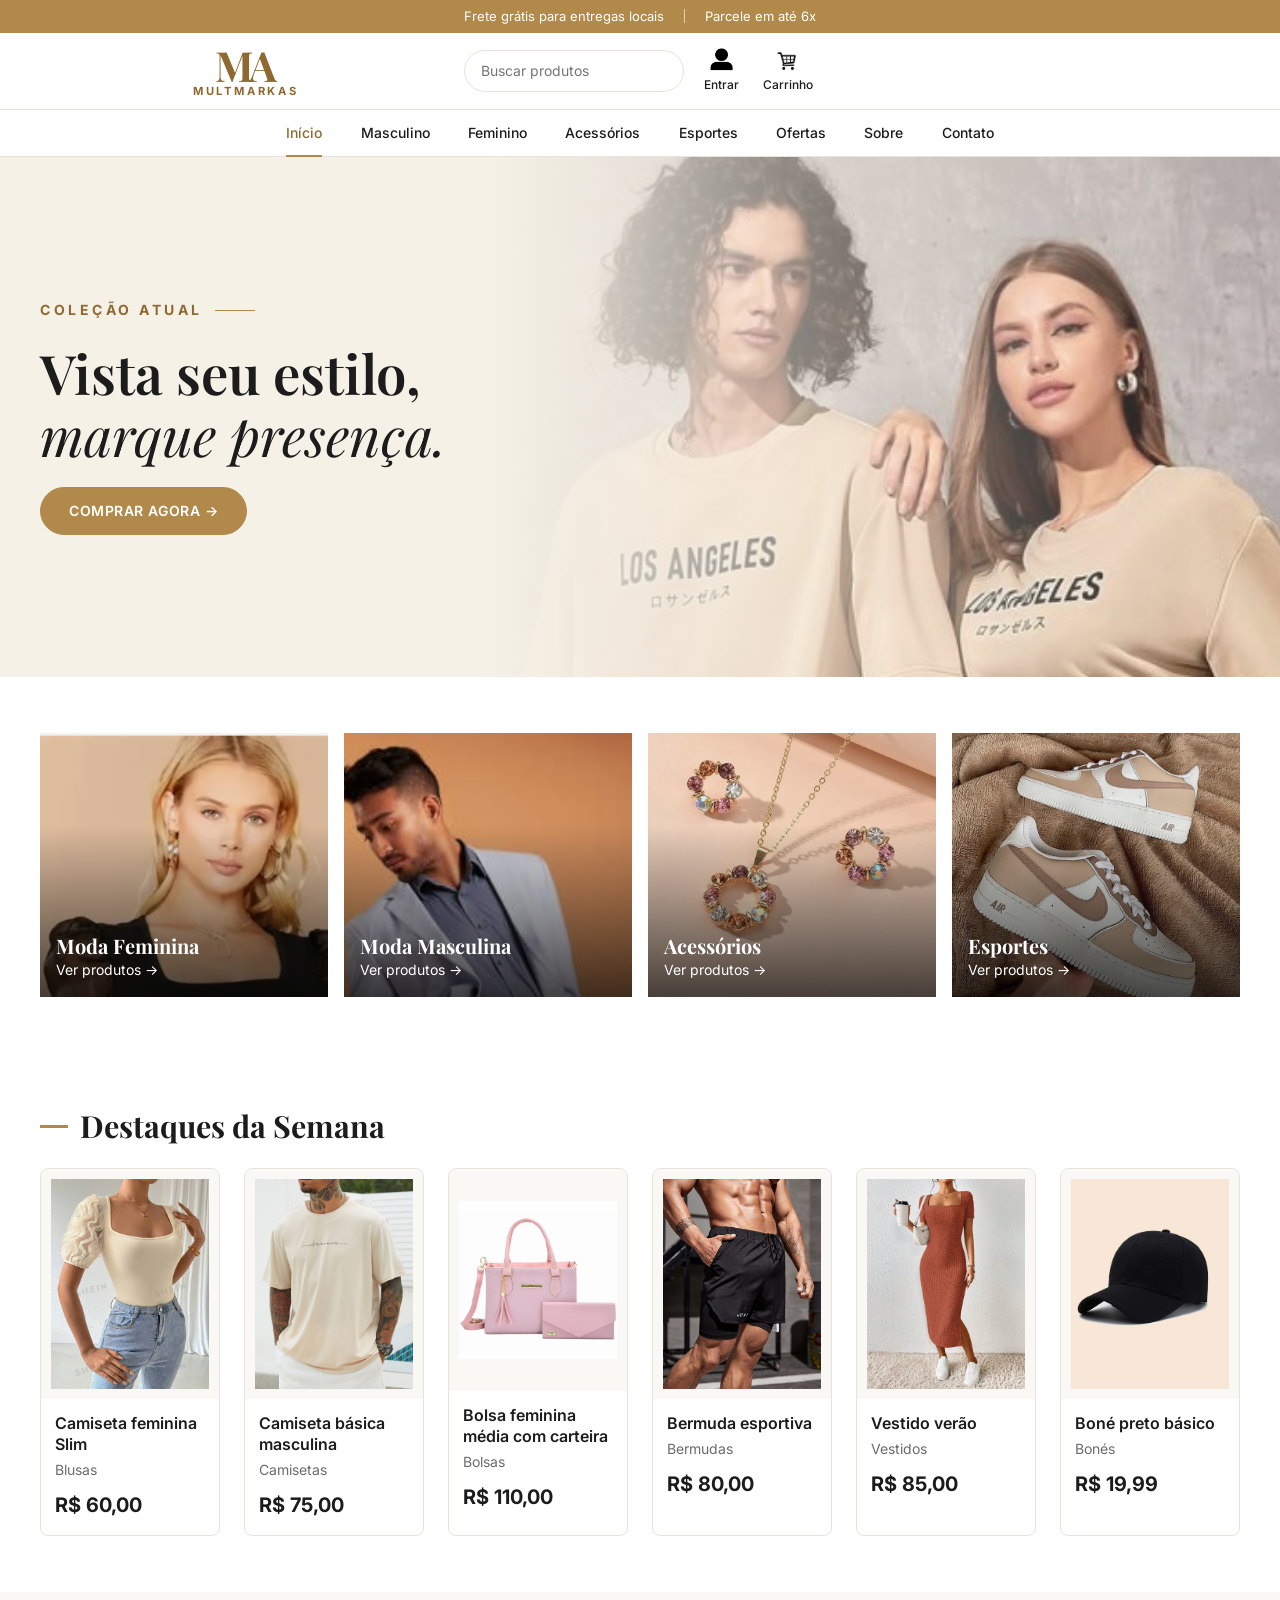
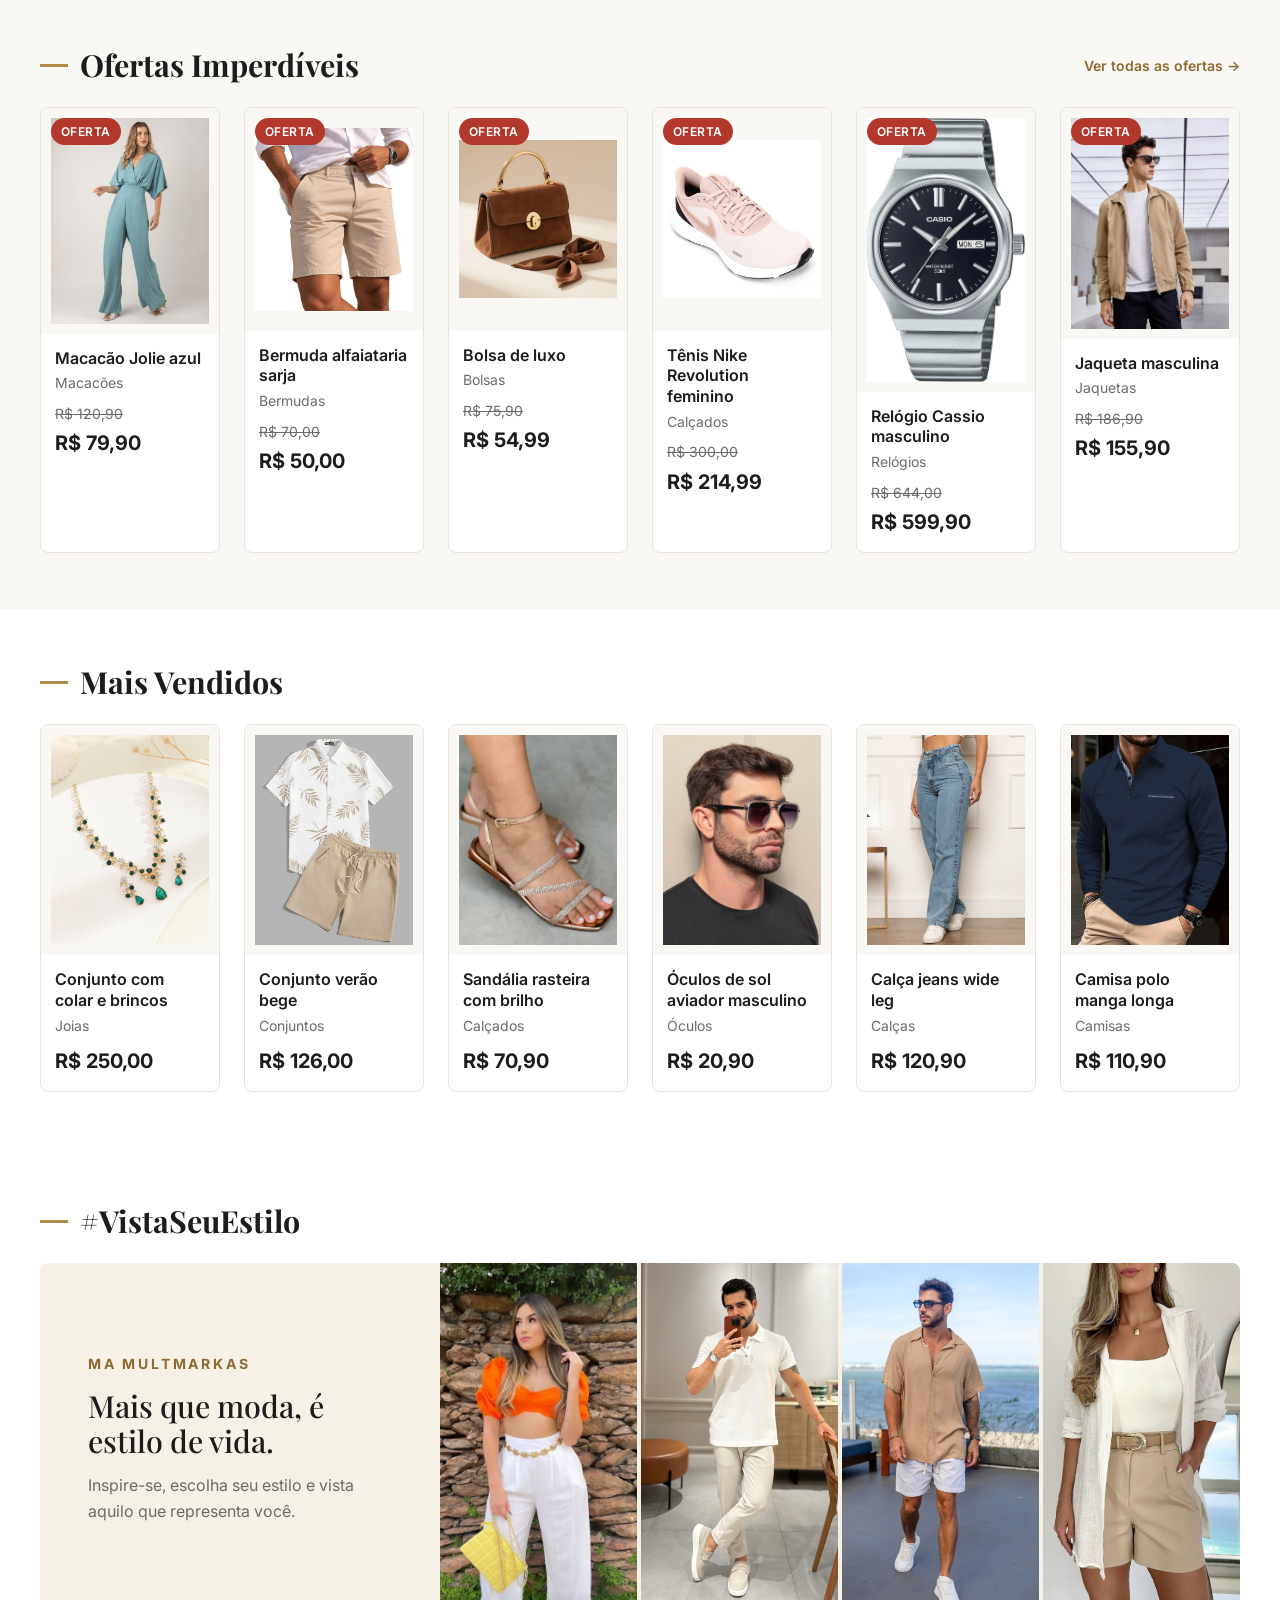
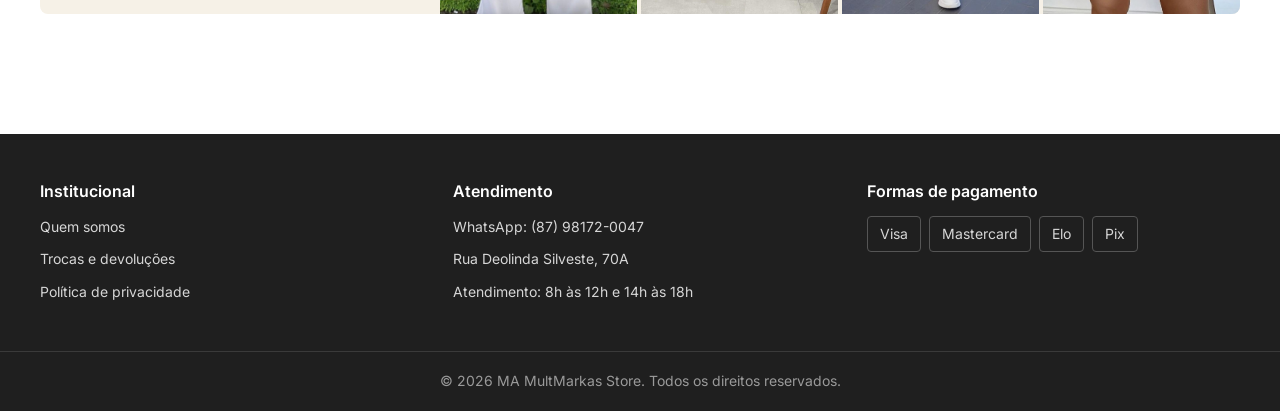
<file: index.html>
<!DOCTYPE html>
<html lang="pt-br">
<head>
    <meta charset="UTF-8">
    <meta name="viewport" content="width=device-width, initial-scale=1.0">
    <title>MA MultMarkas Store</title>
    <meta name="description" content="MA MultMarkas - Moda masculina, feminina, acessórios e artigos esportivos.">
    <link rel="preconnect" href="https://fonts.googleapis.com">
    <link rel="preconnect" href="https://fonts.gstatic.com" crossorigin>
    <link rel="stylesheet" href="https://fonts.googleapis.com/css2?family=Inter:wght@400;500;600;700&family=Playfair+Display:ital,wght@0,500;0,600;0,700;1,400&display=swap">
    <link rel="stylesheet" href="css/base.css">
    <link rel="stylesheet" href="css/layout.css">
    <link rel="stylesheet" href="css/components.css">
    <link rel="stylesheet" href="css/home.css">
</head>
<body>
    <div class="promo-bar">
        <p>Frete grátis para entregas locais</p>
        <span aria-hidden="true"></span>
        <p>Parcele em até 6x</p>
    </div>

    <header class="site-header">
        <input type="checkbox" id="menu-toggle" class="menu-toggle-input" aria-label="Abrir menu">
        <div class="site-header-bar container">
            <label for="menu-toggle" class="menu-toggle">
                <img src="img/menu.png" alt="">
                <span>Menu</span>
            </label>

            <a href="index.html" class="logo" aria-label="MA MultMarkas - início">
                <span class="logo-ma">MA</span>
                <span class="logo-name">MULTMARKAS</span>
            </a>

            <div class="header-actions">
                <form class="search" role="search">
                    <input type="search" name="q" placeholder="Buscar produtos" aria-label="Buscar produtos">
                </form>
                <a class="icon-btn" href="pages/login.html">
                    <img src="img/usuario_login.png" alt="">
                    <span>Entrar</span>
                </a>
                <a class="icon-btn" href="pages/carrinho.html" aria-label="Carrinho">
                    <img src="img/carrinho_compras.png" alt="">
                    <span>Carrinho</span>
                </a>
            </div>
        </div>

        <nav class="main-nav" aria-label="Navegação principal">
            <ul class="container">
                <li><a href="index.html" aria-current="page">Início</a></li>
                <li><a href="pages/masculino.html">Masculino</a></li>
                <li><a href="pages/feminino.html">Feminino</a></li>
                <li><a href="pages/acessorios.html">Acessórios</a></li>
                <li><a href="pages/esportes.html">Esportes</a></li>
                <li><a href="pages/ofertas.html">Ofertas</a></li>
                <li><a href="pages/sobre.html">Sobre</a></li>
                <li><a href="pages/contato.html">Contato</a></li>
            </ul>
        </nav>
    </header>

    <main>
        <section class="hero" aria-labelledby="hero-title">
            <img src="img/colecao_atual.jpg" alt="">
            <div class="hero-content container">
                <p class="hero-tag">COLEÇÃO ATUAL</p>
                <h1 id="hero-title">Vista seu estilo, <em>marque presença.</em></h1>
                <a href="pages/feminino.html" class="btn">Comprar agora →</a>
            </div>
        </section>

        <section class="section container" aria-label="Categorias">
            <ul class="categories">
                <li>
                    <a class="category-card" href="pages/feminino.html">
                        <img src="img/moda_feminina.png" alt="">
                        <div class="category-card-text">
                            <h3>Moda Feminina</h3>
                            <span>Ver produtos →</span>
                        </div>
                    </a>
                </li>
                <li>
                    <a class="category-card" href="pages/masculino.html">
                        <img src="img/moda_masculina.jpg" alt="">
                        <div class="category-card-text">
                            <h3>Moda Masculina</h3>
                            <span>Ver produtos →</span>
                        </div>
                    </a>
                </li>
                <li>
                    <a class="category-card" href="pages/acessorios.html">
                        <img src="img/acessorios.jpg" alt="">
                        <div class="category-card-text">
                            <h3>Acessórios</h3>
                            <span>Ver produtos →</span>
                        </div>
                    </a>
                </li>
                <li>
                    <a class="category-card" href="pages/esportes.html">
                        <img src="img/esportes.jpg" alt="">
                        <div class="category-card-text">
                            <h3>Esportes</h3>
                            <span>Ver produtos →</span>
                        </div>
                    </a>
                </li>
            </ul>
        </section>

        <section class="section container" aria-labelledby="destaques">
            <div class="section-header">
                <h2 id="destaques">Destaques da Semana</h2>
            </div>
            <ul class="product-grid">
                <li class="product-card" id="item-1">
                    <a href="pages/feminino.html#produto-1">
                        <figure><img src="img/blusa_feminina.jpg" alt="Camiseta feminina Slim" loading="lazy"></figure>
                        <div class="product-card-info">
                            <h3>Camiseta feminina Slim</h3>
                            <p class="product-card-type">Blusas</p>
                            <p class="price"><strong>R$ 60,00</strong></p>
                        </div>
                    </a>
                </li>
                <li class="product-card" id="item-2">
                    <a href="pages/masculino.html#produto-2">
                        <figure><img src="img/camisa_masculina.jpg" alt="Camiseta básica masculina" loading="lazy"></figure>
                        <div class="product-card-info">
                            <h3>Camiseta básica masculina</h3>
                            <p class="product-card-type">Camisetas</p>
                            <p class="price"><strong>R$ 75,00</strong></p>
                        </div>
                    </a>
                </li>
                <li class="product-card" id="item-3">
                    <a href="pages/acessorios.html#produto-3">
                        <figure><img src="img/bolsa_feminina.jfif" alt="Bolsa feminina média com carteira" loading="lazy"></figure>
                        <div class="product-card-info">
                            <h3>Bolsa feminina média com carteira</h3>
                            <p class="product-card-type">Bolsas</p>
                            <p class="price"><strong>R$ 110,00</strong></p>
                        </div>
                    </a>
                </li>
                <li class="product-card" id="item-4">
                    <a href="pages/esportes.html#produto-4">
                        <figure><img src="img/bermuda_masculina.jpg" alt="Bermuda esportiva" loading="lazy"></figure>
                        <div class="product-card-info">
                            <h3>Bermuda esportiva</h3>
                            <p class="product-card-type">Bermudas</p>
                            <p class="price"><strong>R$ 80,00</strong></p>
                        </div>
                    </a>
                </li>
                <li class="product-card" id="item-5">
                    <a href="pages/feminino.html#produto-5">
                        <figure><img src="img/vestido_verao.jpg" alt="Vestido verão" loading="lazy"></figure>
                        <div class="product-card-info">
                            <h3>Vestido verão</h3>
                            <p class="product-card-type">Vestidos</p>
                            <p class="price"><strong>R$ 85,00</strong></p>
                        </div>
                    </a>
                </li>
                <li class="product-card" id="item-6">
                    <a href="pages/acessorios.html#produto-6">
                        <figure><img src="img/bone_masculino.jpg" alt="Boné preto básico" loading="lazy"></figure>
                        <div class="product-card-info">
                            <h3>Boné preto básico</h3>
                            <p class="product-card-type">Bonés</p>
                            <p class="price"><strong>R$ 19,99</strong></p>
                        </div>
                    </a>
                </li>
            </ul>
        </section>

        <section class="section section-tinted" aria-labelledby="ofertas">
            <div class="container">
            <div class="section-header">
                <h2 id="ofertas">Ofertas Imperdíveis</h2>
                <a class="section-link" href="pages/ofertas.html">Ver todas as ofertas →</a>
            </div>
            <ul class="product-grid">
                <li class="product-card" id="item-7">
                    <a href="pages/feminino.html#produto-7">
                        <span class="badge badge-sale">Oferta</span><figure><img src="img/macacao.jpg" alt="Macacão Jolie azul" loading="lazy"></figure>
                        <div class="product-card-info">
                            <h3>Macacão Jolie azul</h3>
                            <p class="product-card-type">Macacões</p>
                            <p class="price"><del>R$ 120,90</del> <strong>R$ 79,90</strong></p>
                        </div>
                    </a>
                </li>
                <li class="product-card" id="item-8">
                    <a href="pages/masculino.html#produto-8">
                        <span class="badge badge-sale">Oferta</span><figure><img src="img/bermuda_oferta.jpg" alt="Bermuda alfaiataria sarja" loading="lazy"></figure>
                        <div class="product-card-info">
                            <h3>Bermuda alfaiataria sarja</h3>
                            <p class="product-card-type">Bermudas</p>
                            <p class="price"><del>R$ 70,00</del> <strong>R$ 50,00</strong></p>
                        </div>
                    </a>
                </li>
                <li class="product-card" id="item-9">
                    <a href="pages/acessorios.html#produto-9">
                        <span class="badge badge-sale">Oferta</span><figure><img src="img/bolsa_oferta.jfif" alt="Bolsa de luxo" loading="lazy"></figure>
                        <div class="product-card-info">
                            <h3>Bolsa de luxo</h3>
                            <p class="product-card-type">Bolsas</p>
                            <p class="price"><del>R$ 75,90</del> <strong>R$ 54,99</strong></p>
                        </div>
                    </a>
                </li>
                <li class="product-card" id="item-10">
                    <a href="pages/esportes.html#produto-10">
                        <span class="badge badge-sale">Oferta</span><figure><img src="img/tenis_feminino.jpg" alt="Tênis Nike Revolution feminino" loading="lazy"></figure>
                        <div class="product-card-info">
                            <h3>Tênis Nike Revolution feminino</h3>
                            <p class="product-card-type">Calçados</p>
                            <p class="price"><del>R$ 300,00</del> <strong>R$ 214,99</strong></p>
                        </div>
                    </a>
                </li>
                <li class="product-card" id="item-11">
                    <a href="pages/acessorios.html#produto-11">
                        <span class="badge badge-sale">Oferta</span><figure><img src="img/relogio_cassio.jpg" alt="Relógio Cassio masculino" loading="lazy"></figure>
                        <div class="product-card-info">
                            <h3>Relógio Cassio masculino</h3>
                            <p class="product-card-type">Relógios</p>
                            <p class="price"><del>R$ 644,00</del> <strong>R$ 599,90</strong></p>
                        </div>
                    </a>
                </li>
                <li class="product-card" id="item-12">
                    <a href="pages/masculino.html#produto-12">
                        <span class="badge badge-sale">Oferta</span><figure><img src="img/jaqueta_masculina.jpg" alt="Jaqueta masculina" loading="lazy"></figure>
                        <div class="product-card-info">
                            <h3>Jaqueta masculina</h3>
                            <p class="product-card-type">Jaquetas</p>
                            <p class="price"><del>R$ 186,90</del> <strong>R$ 155,90</strong></p>
                        </div>
                    </a>
                </li>
            </ul>
            </div>
        </section>

        <section class="section container" aria-labelledby="vendidos">
            <div class="section-header">
                <h2 id="vendidos">Mais Vendidos</h2>
            </div>
            <ul class="product-grid">
                <li class="product-card" id="item-13">
                    <a href="pages/acessorios.html#produto-13">
                        <figure><img src="img/colar.jpg" alt="Conjunto com colar e brincos" loading="lazy"></figure>
                        <div class="product-card-info">
                            <h3>Conjunto com colar e brincos</h3>
                            <p class="product-card-type">Joias</p>
                            <p class="price"><strong>R$ 250,00</strong></p>
                        </div>
                    </a>
                </li>
                <li class="product-card" id="item-14">
                    <a href="pages/masculino.html#produto-14">
                        <figure><img src="img/conjunto_masculino.png" alt="Conjunto verão bege" loading="lazy"></figure>
                        <div class="product-card-info">
                            <h3>Conjunto verão bege</h3>
                            <p class="product-card-type">Conjuntos</p>
                            <p class="price"><strong>R$ 126,00</strong></p>
                        </div>
                    </a>
                </li>
                <li class="product-card" id="item-15">
                    <a href="pages/feminino.html#produto-15">
                        <figure><img src="img/rasteirinha_brilho.png" alt="Sandália rasteira com brilho" loading="lazy"></figure>
                        <div class="product-card-info">
                            <h3>Sandália rasteira com brilho</h3>
                            <p class="product-card-type">Calçados</p>
                            <p class="price"><strong>R$ 70,90</strong></p>
                        </div>
                    </a>
                </li>
                <li class="product-card" id="item-16">
                    <a href="pages/acessorios.html#produto-16">
                        <figure><img src="img/oculos_sol.jpg" alt="Óculos de sol aviador masculino" loading="lazy"></figure>
                        <div class="product-card-info">
                            <h3>Óculos de sol aviador masculino</h3>
                            <p class="product-card-type">Óculos</p>
                            <p class="price"><strong>R$ 20,90</strong></p>
                        </div>
                    </a>
                </li>
                <li class="product-card" id="item-17">
                    <a href="pages/feminino.html#produto-17">
                        <figure><img src="img/calca_feminina.jpg" alt="Calça jeans wide leg" loading="lazy"></figure>
                        <div class="product-card-info">
                            <h3>Calça jeans wide leg</h3>
                            <p class="product-card-type">Calças</p>
                            <p class="price"><strong>R$ 120,90</strong></p>
                        </div>
                    </a>
                </li>
                <li class="product-card" id="item-18">
                    <a href="pages/masculino.html#produto-18">
                        <figure><img src="img/camisa_polo.jpg" alt="Camisa polo manga longa" loading="lazy"></figure>
                        <div class="product-card-info">
                            <h3>Camisa polo manga longa</h3>
                            <p class="product-card-type">Camisas</p>
                            <p class="price"><strong>R$ 110,90</strong></p>
                        </div>
                    </a>
                </li>
            </ul>
        </section>

        <section class="section container" aria-labelledby="estilo">
            <div class="section-header">
                <h2 id="estilo">#VistaSeuEstilo</h2>
            </div>
            <div class="style-block">
                <div class="style-block-text">
                    <span>MA MULTMARKAS</span>
                    <h3>Mais que moda, é estilo de vida.</h3>
                    <p>Inspire-se, escolha seu estilo e vista aquilo que representa você.</p>
                </div>
                <div class="style-block-gallery">
                    <img src="img/look_um.jpg" alt="Look recomendado pela MA MultMarkas" loading="lazy">
                    <img src="img/look_dois.jpg" alt="Look recomendado pela MA MultMarkas" loading="lazy">
                    <img src="img/look_tres.jpg" alt="Inspiração de look" loading="lazy">
                    <img src="img/look_quatro.jpg" alt="Inspiração de look" loading="lazy">
                </div>
            </div>
        </section>
    </main>

    <footer class="site-footer">
        <div class="site-footer-grid container">
            <section>
                <h2>Institucional</h2>
                <ul>
                    <li><a href="pages/sobre.html">Quem somos</a></li>
                    <li><a href="pages/sobre.html#trocas">Trocas e devoluções</a></li>
                    <li><a href="pages/sobre.html#privacidade">Política de privacidade</a></li>
                </ul>
            </section>
            <section>
                <h2>Atendimento</h2>
                <address>
                    <p>WhatsApp: (87) 98172-0047</p>
                    <p>Rua Deolinda Silveste, 70A</p>
                    <p>Atendimento: 8h às 12h e 14h às 18h</p>
                </address>
            </section>
            <section>
                <h2>Formas de pagamento</h2>
                <ul class="payment-methods">
                    <li>Visa</li>
                    <li>Mastercard</li>
                    <li>Elo</li>
                    <li>Pix</li>
                </ul>
            </section>
        </div>
        <p class="site-footer-copy">© 2026 MA MultMarkas Store. Todos os direitos reservados.</p>
    </footer>
</body>
</html>
</file>
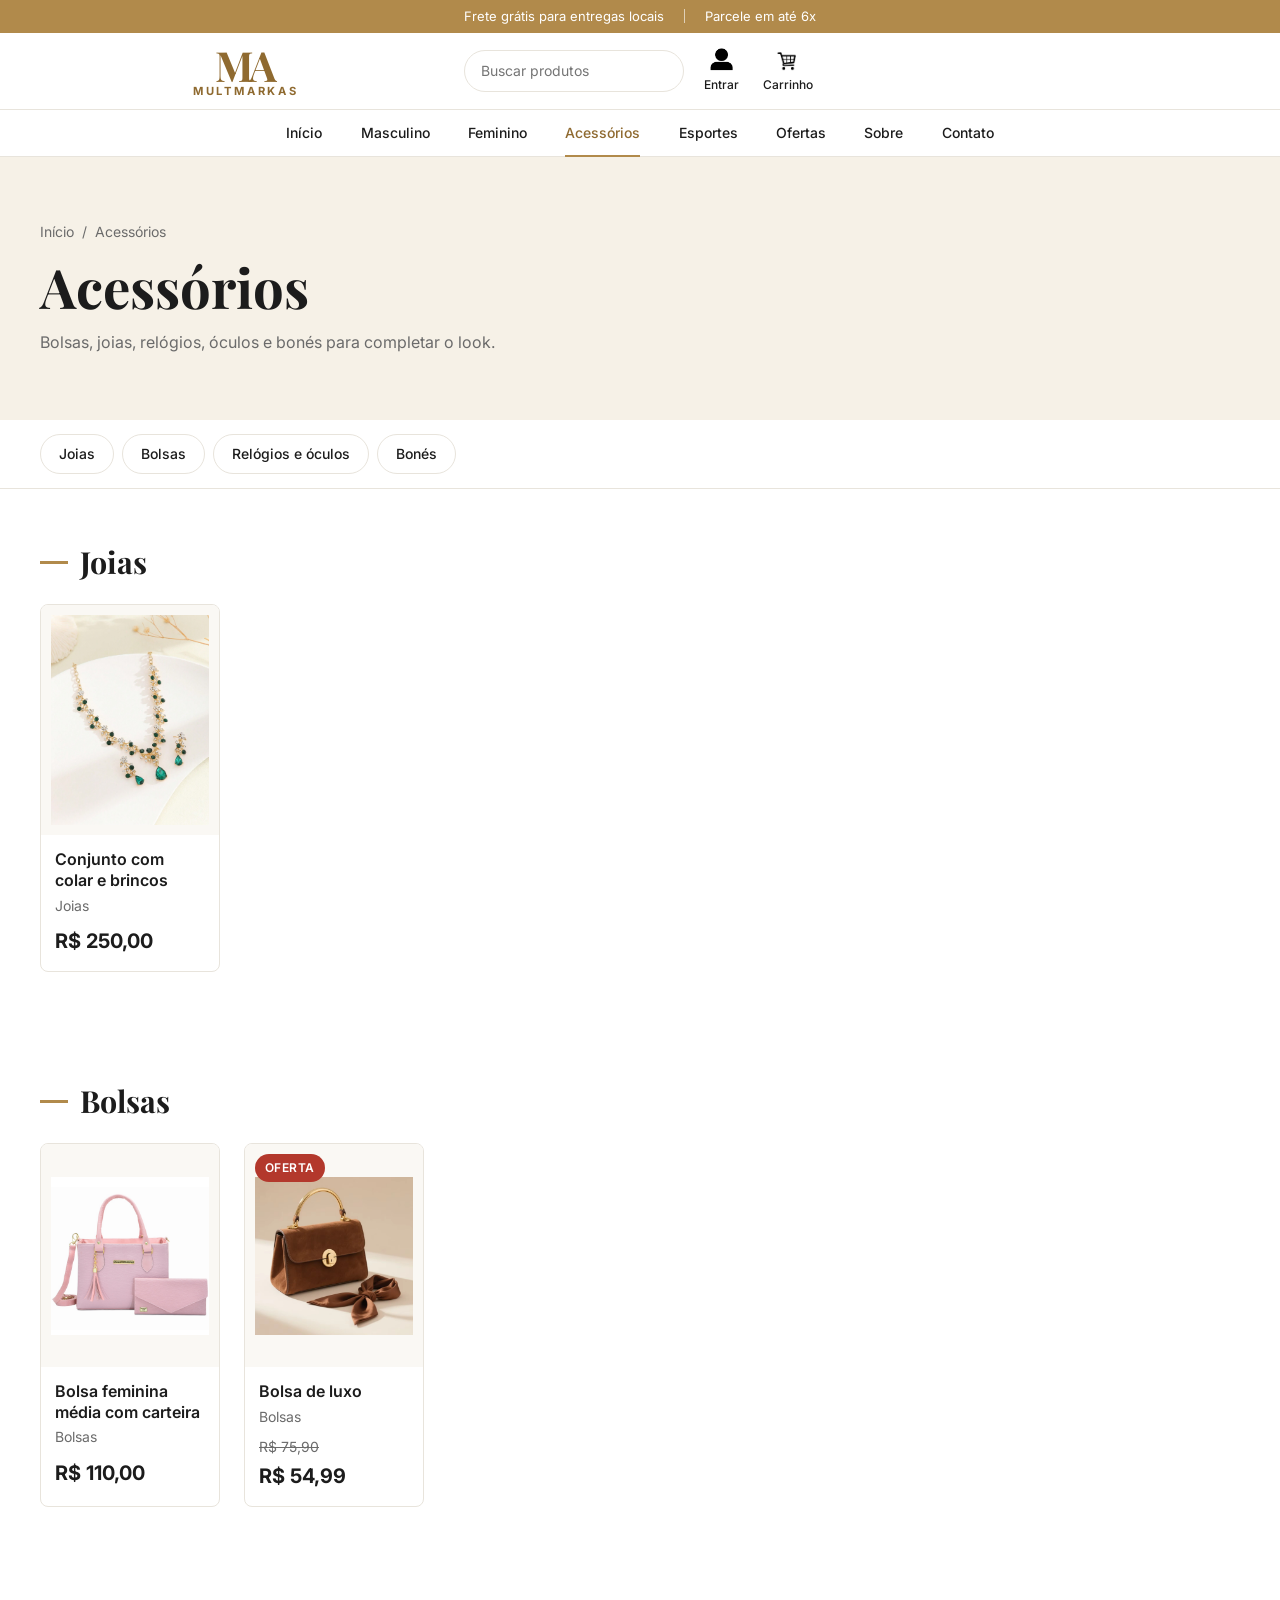
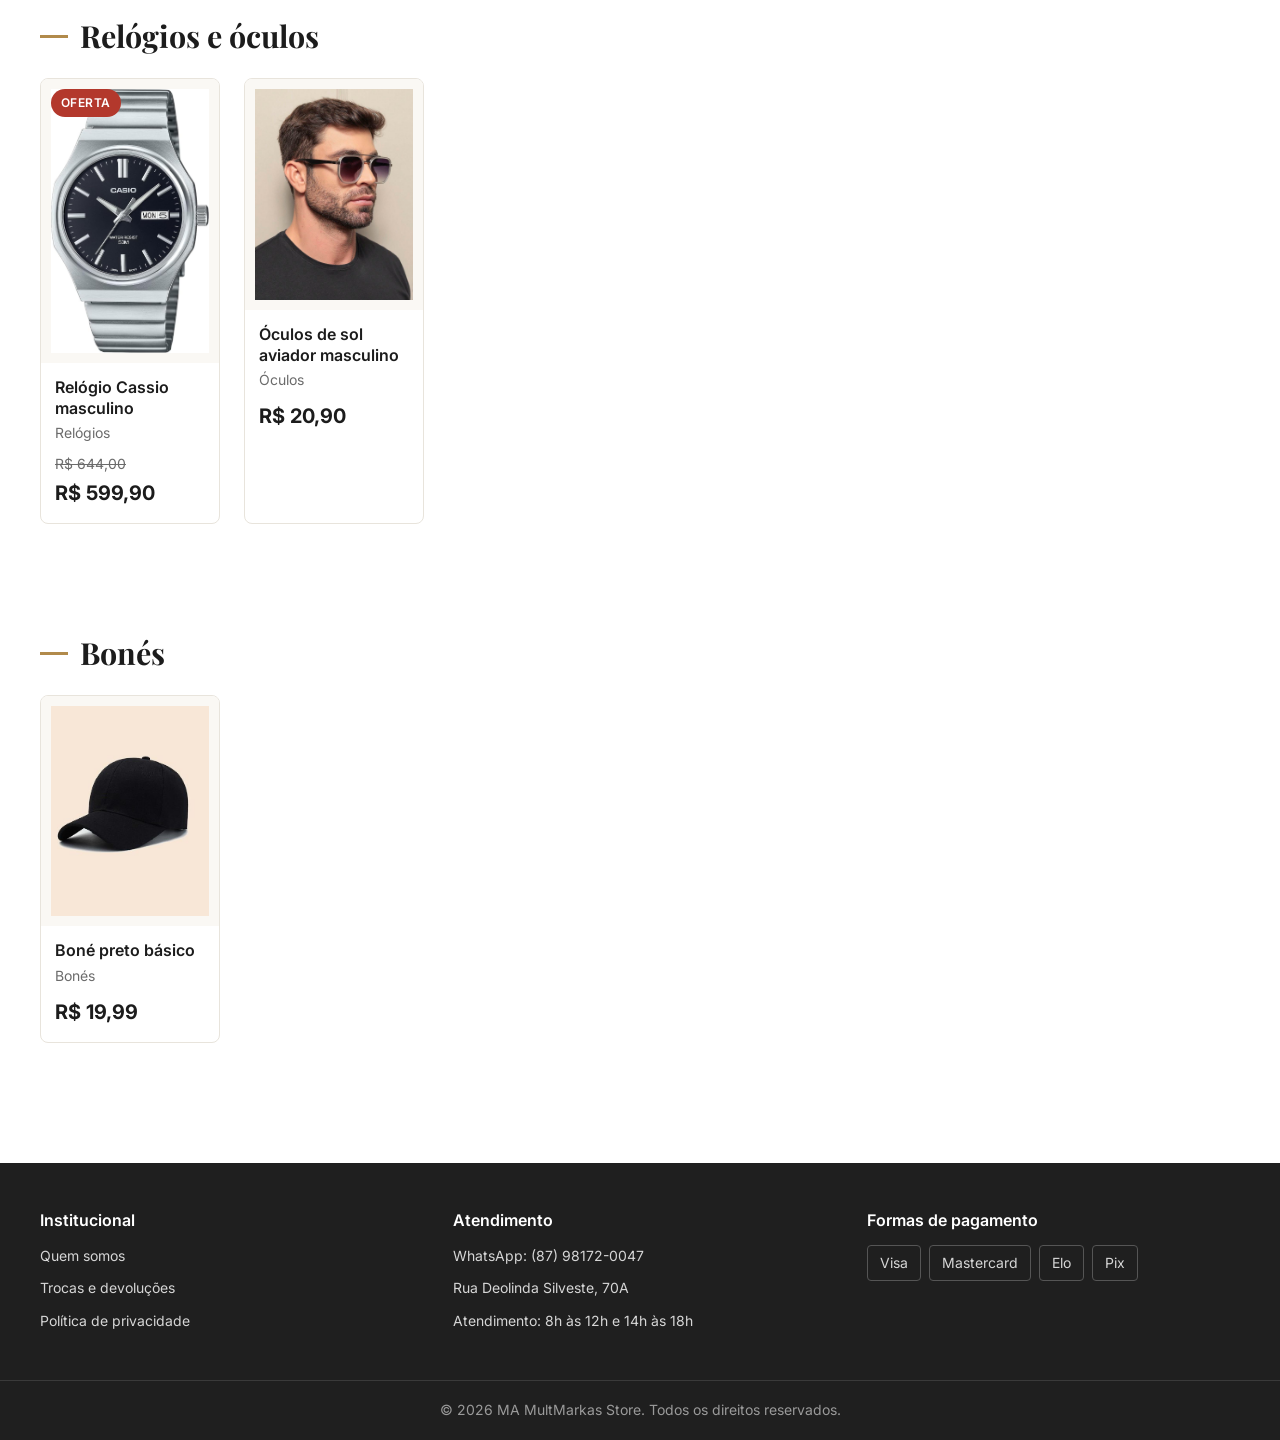
<file: pages/acessorios.html>
<!DOCTYPE html>
<html lang="pt-br">
<head>
    <meta charset="UTF-8">
    <meta name="viewport" content="width=device-width, initial-scale=1.0">
    <title>Acessórios | MA MultMarkas</title>
    <meta name="description" content="Bolsas, joias, relógios, óculos e bonés para completar o look.">
    <link rel="preconnect" href="https://fonts.googleapis.com">
    <link rel="preconnect" href="https://fonts.gstatic.com" crossorigin>
    <link rel="stylesheet" href="https://fonts.googleapis.com/css2?family=Inter:wght@400;500;600;700&family=Playfair+Display:ital,wght@0,500;0,600;0,700;1,400&display=swap">
    <link rel="stylesheet" href="../css/base.css">
    <link rel="stylesheet" href="../css/layout.css">
    <link rel="stylesheet" href="../css/components.css">
    <link rel="stylesheet" href="../css/pages.css">
</head>
<body>
    <div class="promo-bar">
        <p>Frete grátis para entregas locais</p>
        <span aria-hidden="true"></span>
        <p>Parcele em até 6x</p>
    </div>

    <header class="site-header">
        <input type="checkbox" id="menu-toggle" class="menu-toggle-input" aria-label="Abrir menu">
        <div class="site-header-bar container">
            <label for="menu-toggle" class="menu-toggle">
                <img src="../img/menu.png" alt="">
                <span>Menu</span>
            </label>

            <a href="../index.html" class="logo" aria-label="MA MultMarkas - início">
                <span class="logo-ma">MA</span>
                <span class="logo-name">MULTMARKAS</span>
            </a>

            <div class="header-actions">
                <form class="search" role="search">
                    <input type="search" name="q" placeholder="Buscar produtos" aria-label="Buscar produtos">
                </form>
                <a class="icon-btn" href="../pages/login.html">
                    <img src="../img/usuario_login.png" alt="">
                    <span>Entrar</span>
                </a>
                <a class="icon-btn" href="../pages/carrinho.html" aria-label="Carrinho">
                    <img src="../img/carrinho_compras.png" alt="">
                    <span>Carrinho</span>
                </a>
            </div>
        </div>

        <nav class="main-nav" aria-label="Navegação principal">
            <ul class="container">
                <li><a href="../index.html">Início</a></li>
                <li><a href="../pages/masculino.html">Masculino</a></li>
                <li><a href="../pages/feminino.html">Feminino</a></li>
                <li><a href="../pages/acessorios.html" aria-current="page">Acessórios</a></li>
                <li><a href="../pages/esportes.html">Esportes</a></li>
                <li><a href="../pages/ofertas.html">Ofertas</a></li>
                <li><a href="../pages/sobre.html">Sobre</a></li>
                <li><a href="../pages/contato.html">Contato</a></li>
            </ul>
        </nav>
    </header>

    <main>
        <section class="page-banner">
            <div class="container">
            <ol class="breadcrumb">
                <li><a href="../index.html">Início</a></li>
                <li aria-current="page">Acessórios</li>
            </ol>
                <h1>Acessórios</h1>
                <p>Bolsas, joias, relógios, óculos e bonés para completar o look.</p>
            </div>
        </section>

        <nav class="subnav" aria-label="Tipos de Acessórios">
            <div class="container chips">
                <a href="#joias">Joias</a>
                <a href="#bolsas">Bolsas</a>
                <a href="#relogios-oculos">Relógios e óculos</a>
                <a href="#bones">Bonés</a>
            </div>
        </nav>

        <section class="section container" id="joias" aria-labelledby="h-joias">
            <div class="section-header">
                <h2 id="h-joias">Joias</h2>
            </div>
            <ul class="product-grid">
                <li class="product-card" id="item-13">
                    <a href="#produto-13">
                        <figure><img src="../img/colar.jpg" alt="Conjunto com colar e brincos" loading="lazy"></figure>
                        <div class="product-card-info">
                            <h3>Conjunto com colar e brincos</h3>
                            <p class="product-card-type">Joias</p>
                            <p class="price"><strong>R$ 250,00</strong></p>
                        </div>
                    </a>
                </li>
            </ul>
        </section>

        <section class="section container" id="bolsas" aria-labelledby="h-bolsas">
            <div class="section-header">
                <h2 id="h-bolsas">Bolsas</h2>
            </div>
            <ul class="product-grid">
                <li class="product-card" id="item-3">
                    <a href="#produto-3">
                        <figure><img src="../img/bolsa_feminina.jfif" alt="Bolsa feminina média com carteira" loading="lazy"></figure>
                        <div class="product-card-info">
                            <h3>Bolsa feminina média com carteira</h3>
                            <p class="product-card-type">Bolsas</p>
                            <p class="price"><strong>R$ 110,00</strong></p>
                        </div>
                    </a>
                </li>
                <li class="product-card" id="item-9">
                    <a href="#produto-9">
                        <span class="badge badge-sale">Oferta</span><figure><img src="../img/bolsa_oferta.jfif" alt="Bolsa de luxo" loading="lazy"></figure>
                        <div class="product-card-info">
                            <h3>Bolsa de luxo</h3>
                            <p class="product-card-type">Bolsas</p>
                            <p class="price"><del>R$ 75,90</del> <strong>R$ 54,99</strong></p>
                        </div>
                    </a>
                </li>
            </ul>
        </section>

        <section class="section container" id="relogios-oculos" aria-labelledby="h-relogios-oculos">
            <div class="section-header">
                <h2 id="h-relogios-oculos">Relógios e óculos</h2>
            </div>
            <ul class="product-grid">
                <li class="product-card" id="item-11">
                    <a href="#produto-11">
                        <span class="badge badge-sale">Oferta</span><figure><img src="../img/relogio_cassio.jpg" alt="Relógio Cassio masculino" loading="lazy"></figure>
                        <div class="product-card-info">
                            <h3>Relógio Cassio masculino</h3>
                            <p class="product-card-type">Relógios</p>
                            <p class="price"><del>R$ 644,00</del> <strong>R$ 599,90</strong></p>
                        </div>
                    </a>
                </li>
                <li class="product-card" id="item-16">
                    <a href="#produto-16">
                        <figure><img src="../img/oculos_sol.jpg" alt="Óculos de sol aviador masculino" loading="lazy"></figure>
                        <div class="product-card-info">
                            <h3>Óculos de sol aviador masculino</h3>
                            <p class="product-card-type">Óculos</p>
                            <p class="price"><strong>R$ 20,90</strong></p>
                        </div>
                    </a>
                </li>
            </ul>
        </section>

        <section class="section container" id="bones" aria-labelledby="h-bones">
            <div class="section-header">
                <h2 id="h-bones">Bonés</h2>
            </div>
            <ul class="product-grid">
                <li class="product-card" id="item-6">
                    <a href="#produto-6">
                        <figure><img src="../img/bone_masculino.jpg" alt="Boné preto básico" loading="lazy"></figure>
                        <div class="product-card-info">
                            <h3>Boné preto básico</h3>
                            <p class="product-card-type">Bonés</p>
                            <p class="price"><strong>R$ 19,99</strong></p>
                        </div>
                    </a>
                </li>
            </ul>
        </section>
    </main>

    <div class="modal" id="produto-3" role="dialog" aria-modal="true" aria-labelledby="titulo-3">
        <a class="modal-backdrop" href="#item-3" tabindex="-1" aria-hidden="true"></a>
        <article class="modal-dialog">
            <a class="modal-close" href="#item-3" aria-label="Fechar">×</a>
            <div class="modal-media"><img src="../img/bolsa_feminina.jfif" alt="Bolsa feminina média com carteira"></div>
            <div class="modal-body">
                <p class="product-card-type">Bolsas</p>
                <h2 id="titulo-3">Bolsa feminina média com carteira</h2>
                <p class="price"><strong>R$ 110,00</strong></p>
                <p>Bolsa de tamanho médio com compartimentos internos e carteira inclusa. Alça ajustável para usar no ombro ou transversal.</p>
                <form class="modal-form" action="carrinho.html">
                    <input type="hidden" name="produto" value="3">
                    <div class="field field-qty">
                        <label class="field-label" for="qtd-3">Quantidade</label>
                        <input type="number" id="qtd-3" name="quantidade" value="1" min="1" max="10">
                    </div>
                    <button class="btn" type="submit">Adicionar ao carrinho</button>
                </form>
            </div>
        </article>
    </div>

    <div class="modal" id="produto-6" role="dialog" aria-modal="true" aria-labelledby="titulo-6">
        <a class="modal-backdrop" href="#item-6" tabindex="-1" aria-hidden="true"></a>
        <article class="modal-dialog">
            <a class="modal-close" href="#item-6" aria-label="Fechar">×</a>
            <div class="modal-media"><img src="../img/bone_masculino.jpg" alt="Boné preto básico"></div>
            <div class="modal-body">
                <p class="product-card-type">Bonés</p>
                <h2 id="titulo-6">Boné preto básico</h2>
                <p class="price"><strong>R$ 19,99</strong></p>
                <p>Boné preto com aba curva e regulagem traseira. Tamanho único.</p>
                <form class="modal-form" action="carrinho.html">
                    <input type="hidden" name="produto" value="6">
                    <div class="field field-qty">
                        <label class="field-label" for="qtd-6">Quantidade</label>
                        <input type="number" id="qtd-6" name="quantidade" value="1" min="1" max="10">
                    </div>
                    <button class="btn" type="submit">Adicionar ao carrinho</button>
                </form>
            </div>
        </article>
    </div>

    <div class="modal" id="produto-9" role="dialog" aria-modal="true" aria-labelledby="titulo-9">
        <a class="modal-backdrop" href="#item-9" tabindex="-1" aria-hidden="true"></a>
        <article class="modal-dialog">
            <a class="modal-close" href="#item-9" aria-label="Fechar">×</a>
            <div class="modal-media"><img src="../img/bolsa_oferta.jfif" alt="Bolsa de luxo"></div>
            <div class="modal-body">
                <p class="product-card-type">Bolsas</p>
                <h2 id="titulo-9">Bolsa de luxo</h2>
                <p class="price"><del>R$ 75,90</del> <strong>R$ 54,99</strong></p>
                <p>Bolsa sofisticada com acabamento premium e ferragens douradas. Espaço interno generoso.</p>
                <form class="modal-form" action="carrinho.html">
                    <input type="hidden" name="produto" value="9">
                    <div class="field field-qty">
                        <label class="field-label" for="qtd-9">Quantidade</label>
                        <input type="number" id="qtd-9" name="quantidade" value="1" min="1" max="10">
                    </div>
                    <button class="btn" type="submit">Adicionar ao carrinho</button>
                </form>
            </div>
        </article>
    </div>

    <div class="modal" id="produto-11" role="dialog" aria-modal="true" aria-labelledby="titulo-11">
        <a class="modal-backdrop" href="#item-11" tabindex="-1" aria-hidden="true"></a>
        <article class="modal-dialog">
            <a class="modal-close" href="#item-11" aria-label="Fechar">×</a>
            <div class="modal-media"><img src="../img/relogio_cassio.jpg" alt="Relógio Cassio masculino"></div>
            <div class="modal-body">
                <p class="product-card-type">Relógios</p>
                <h2 id="titulo-11">Relógio Cassio masculino</h2>
                <p class="price"><del>R$ 644,00</del> <strong>R$ 599,90</strong></p>
                <p>Relógio masculino resistente, com visor de fácil leitura e pulseira durável.</p>
                <form class="modal-form" action="carrinho.html">
                    <input type="hidden" name="produto" value="11">
                    <div class="field field-qty">
                        <label class="field-label" for="qtd-11">Quantidade</label>
                        <input type="number" id="qtd-11" name="quantidade" value="1" min="1" max="10">
                    </div>
                    <button class="btn" type="submit">Adicionar ao carrinho</button>
                </form>
            </div>
        </article>
    </div>

    <div class="modal" id="produto-13" role="dialog" aria-modal="true" aria-labelledby="titulo-13">
        <a class="modal-backdrop" href="#item-13" tabindex="-1" aria-hidden="true"></a>
        <article class="modal-dialog">
            <a class="modal-close" href="#item-13" aria-label="Fechar">×</a>
            <div class="modal-media"><img src="../img/colar.jpg" alt="Conjunto com colar e brincos"></div>
            <div class="modal-body">
                <p class="product-card-type">Joias</p>
                <h2 id="titulo-13">Conjunto com colar e brincos</h2>
                <p class="price"><strong>R$ 250,00</strong></p>
                <p>Conjunto de colar e brincos com banho dourado e brilho delicado. Presenteie ou combine com seus looks favoritos.</p>
                <form class="modal-form" action="carrinho.html">
                    <input type="hidden" name="produto" value="13">
                    <div class="field field-qty">
                        <label class="field-label" for="qtd-13">Quantidade</label>
                        <input type="number" id="qtd-13" name="quantidade" value="1" min="1" max="10">
                    </div>
                    <button class="btn" type="submit">Adicionar ao carrinho</button>
                </form>
            </div>
        </article>
    </div>

    <div class="modal" id="produto-16" role="dialog" aria-modal="true" aria-labelledby="titulo-16">
        <a class="modal-backdrop" href="#item-16" tabindex="-1" aria-hidden="true"></a>
        <article class="modal-dialog">
            <a class="modal-close" href="#item-16" aria-label="Fechar">×</a>
            <div class="modal-media"><img src="../img/oculos_sol.jpg" alt="Óculos de sol aviador masculino"></div>
            <div class="modal-body">
                <p class="product-card-type">Óculos</p>
                <h2 id="titulo-16">Óculos de sol aviador masculino</h2>
                <p class="price"><strong>R$ 20,90</strong></p>
                <p>Óculos de sol modelo aviador com lentes escuras e proteção UV. Armação leve e resistente.</p>
                <form class="modal-form" action="carrinho.html">
                    <input type="hidden" name="produto" value="16">
                    <div class="field field-qty">
                        <label class="field-label" for="qtd-16">Quantidade</label>
                        <input type="number" id="qtd-16" name="quantidade" value="1" min="1" max="10">
                    </div>
                    <button class="btn" type="submit">Adicionar ao carrinho</button>
                </form>
            </div>
        </article>
    </div>

    <footer class="site-footer">
        <div class="site-footer-grid container">
            <section>
                <h2>Institucional</h2>
                <ul>
                    <li><a href="../pages/sobre.html">Quem somos</a></li>
                    <li><a href="../pages/sobre.html#trocas">Trocas e devoluções</a></li>
                    <li><a href="../pages/sobre.html#privacidade">Política de privacidade</a></li>
                </ul>
            </section>
            <section>
                <h2>Atendimento</h2>
                <address>
                    <p>WhatsApp: (87) 98172-0047</p>
                    <p>Rua Deolinda Silveste, 70A</p>
                    <p>Atendimento: 8h às 12h e 14h às 18h</p>
                </address>
            </section>
            <section>
                <h2>Formas de pagamento</h2>
                <ul class="payment-methods">
                    <li>Visa</li>
                    <li>Mastercard</li>
                    <li>Elo</li>
                    <li>Pix</li>
                </ul>
            </section>
        </div>
        <p class="site-footer-copy">© 2026 MA MultMarkas Store. Todos os direitos reservados.</p>
    </footer>
</body>
</html>
</file>
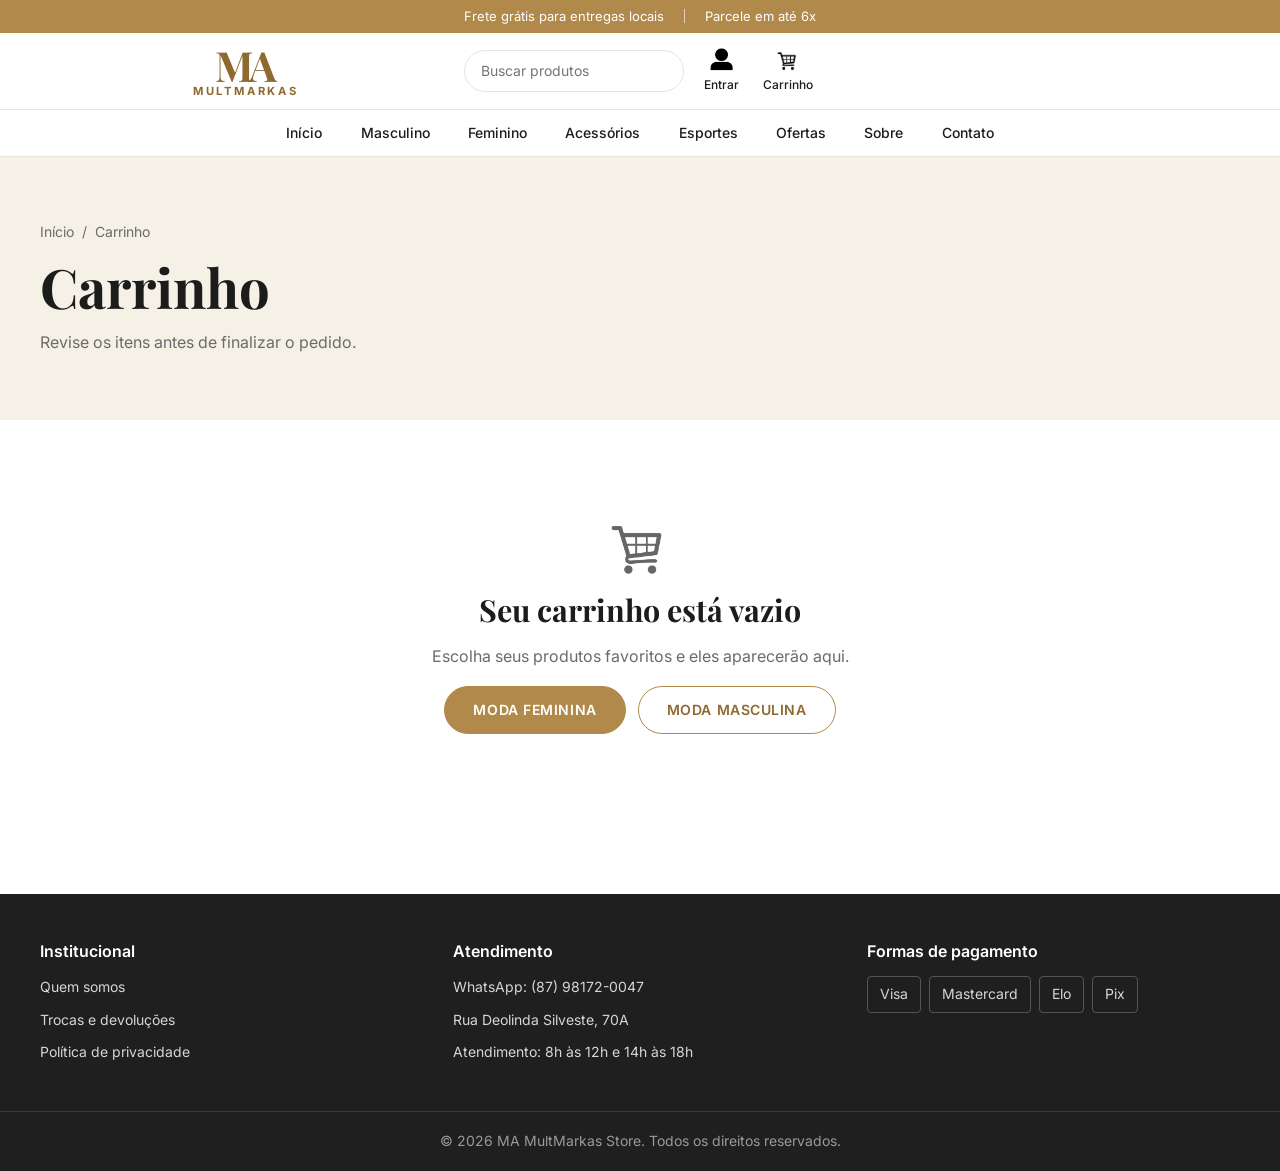
<file: pages/carrinho.html>
<!DOCTYPE html>
<html lang="pt-br">
<head>
    <meta charset="UTF-8">
    <meta name="viewport" content="width=device-width, initial-scale=1.0">
    <title>Carrinho | MA MultMarkas</title>
    <meta name="description" content="Seu carrinho de compras.">
    <link rel="preconnect" href="https://fonts.googleapis.com">
    <link rel="preconnect" href="https://fonts.gstatic.com" crossorigin>
    <link rel="stylesheet" href="https://fonts.googleapis.com/css2?family=Inter:wght@400;500;600;700&family=Playfair+Display:ital,wght@0,500;0,600;0,700;1,400&display=swap">
    <link rel="stylesheet" href="../css/base.css">
    <link rel="stylesheet" href="../css/layout.css">
    <link rel="stylesheet" href="../css/components.css">
    <link rel="stylesheet" href="../css/pages.css">
</head>
<body>
    <div class="promo-bar">
        <p>Frete grátis para entregas locais</p>
        <span aria-hidden="true"></span>
        <p>Parcele em até 6x</p>
    </div>

    <header class="site-header">
        <input type="checkbox" id="menu-toggle" class="menu-toggle-input" aria-label="Abrir menu">
        <div class="site-header-bar container">
            <label for="menu-toggle" class="menu-toggle">
                <img src="../img/menu.png" alt="">
                <span>Menu</span>
            </label>

            <a href="../index.html" class="logo" aria-label="MA MultMarkas - início">
                <span class="logo-ma">MA</span>
                <span class="logo-name">MULTMARKAS</span>
            </a>

            <div class="header-actions">
                <form class="search" role="search">
                    <input type="search" name="q" placeholder="Buscar produtos" aria-label="Buscar produtos">
                </form>
                <a class="icon-btn" href="../pages/login.html">
                    <img src="../img/usuario_login.png" alt="">
                    <span>Entrar</span>
                </a>
                <a class="icon-btn" href="../pages/carrinho.html" aria-label="Carrinho">
                    <img src="../img/carrinho_compras.png" alt="">
                    <span>Carrinho</span>
                </a>
            </div>
        </div>

        <nav class="main-nav" aria-label="Navegação principal">
            <ul class="container">
                <li><a href="../index.html">Início</a></li>
                <li><a href="../pages/masculino.html">Masculino</a></li>
                <li><a href="../pages/feminino.html">Feminino</a></li>
                <li><a href="../pages/acessorios.html">Acessórios</a></li>
                <li><a href="../pages/esportes.html">Esportes</a></li>
                <li><a href="../pages/ofertas.html">Ofertas</a></li>
                <li><a href="../pages/sobre.html">Sobre</a></li>
                <li><a href="../pages/contato.html">Contato</a></li>
            </ul>
        </nav>
    </header>

    <main>
        <section class="page-banner">
            <div class="container">
            <ol class="breadcrumb">
                <li><a href="../index.html">Início</a></li>
                <li aria-current="page">Carrinho</li>
            </ol>
                <h1>Carrinho</h1>
                <p>Revise os itens antes de finalizar o pedido.</p>
            </div>
        </section>

        <section class="container cart-empty" aria-label="Itens do carrinho">
            <img src="../img/carrinho_compras.png" alt="">
            <h2>Seu carrinho está vazio</h2>
            <p>Escolha seus produtos favoritos e eles aparecerão aqui.</p>
            <div class="cart-empty-actions">
                <a class="btn" href="feminino.html">Moda feminina</a>
                <a class="btn btn-outline" href="masculino.html">Moda masculina</a>
            </div>
        </section>
    </main>

    <footer class="site-footer">
        <div class="site-footer-grid container">
            <section>
                <h2>Institucional</h2>
                <ul>
                    <li><a href="../pages/sobre.html">Quem somos</a></li>
                    <li><a href="../pages/sobre.html#trocas">Trocas e devoluções</a></li>
                    <li><a href="../pages/sobre.html#privacidade">Política de privacidade</a></li>
                </ul>
            </section>
            <section>
                <h2>Atendimento</h2>
                <address>
                    <p>WhatsApp: (87) 98172-0047</p>
                    <p>Rua Deolinda Silveste, 70A</p>
                    <p>Atendimento: 8h às 12h e 14h às 18h</p>
                </address>
            </section>
            <section>
                <h2>Formas de pagamento</h2>
                <ul class="payment-methods">
                    <li>Visa</li>
                    <li>Mastercard</li>
                    <li>Elo</li>
                    <li>Pix</li>
                </ul>
            </section>
        </div>
        <p class="site-footer-copy">© 2026 MA MultMarkas Store. Todos os direitos reservados.</p>
    </footer>
</body>
</html>
</file>
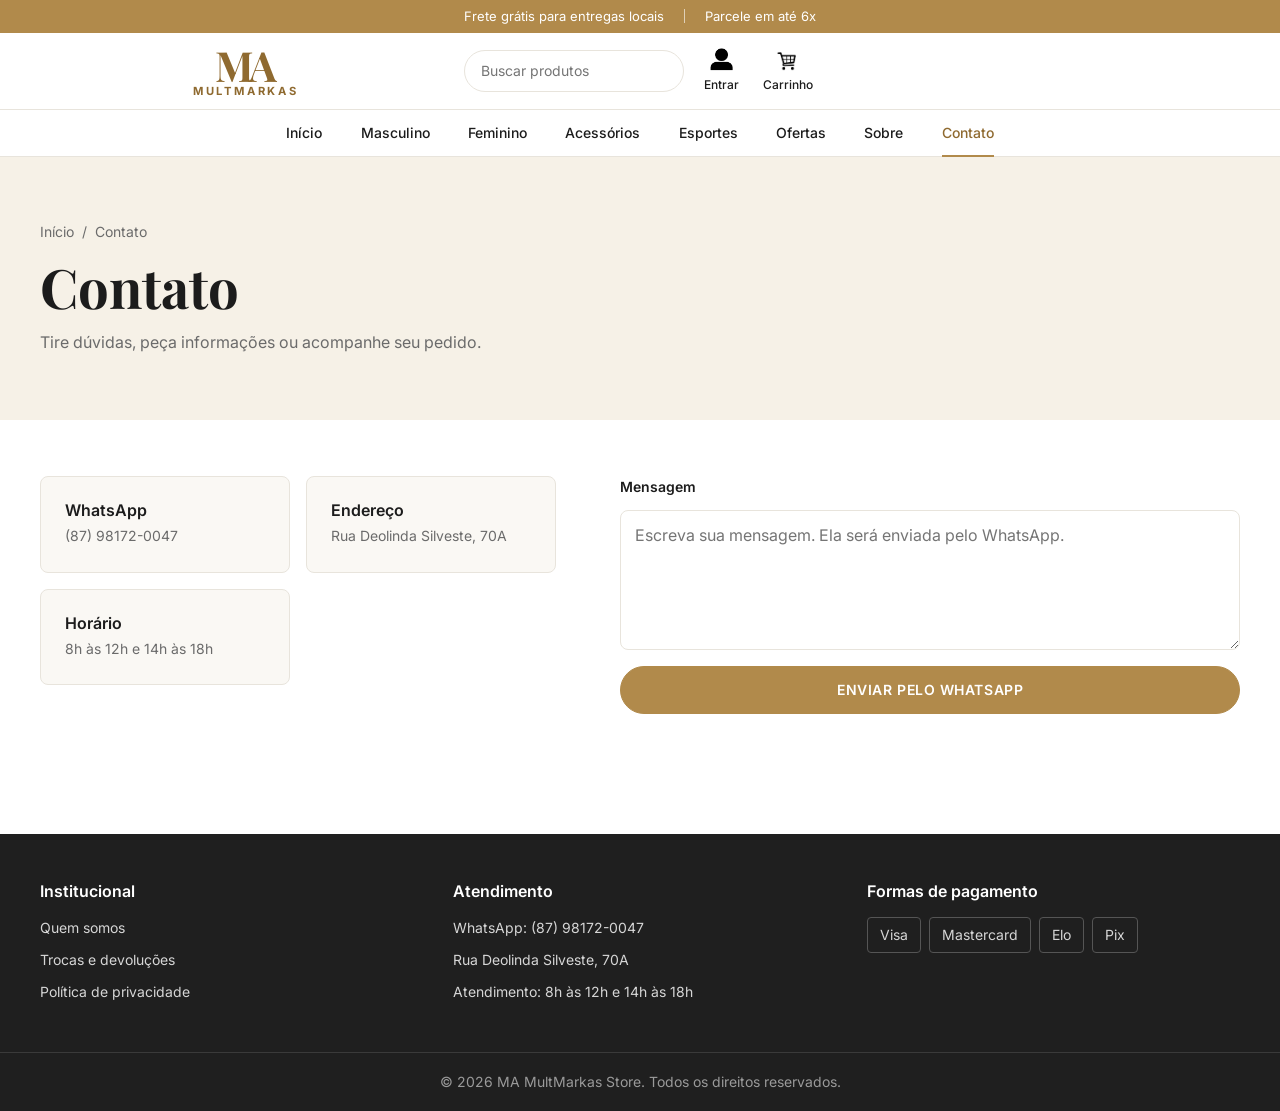
<file: pages/contato.html>
<!DOCTYPE html>
<html lang="pt-br">
<head>
    <meta charset="UTF-8">
    <meta name="viewport" content="width=device-width, initial-scale=1.0">
    <title>Contato | MA MultMarkas</title>
    <meta name="description" content="Fale com a MA MultMarkas pelo WhatsApp ou visite nossa loja.">
    <link rel="preconnect" href="https://fonts.googleapis.com">
    <link rel="preconnect" href="https://fonts.gstatic.com" crossorigin>
    <link rel="stylesheet" href="https://fonts.googleapis.com/css2?family=Inter:wght@400;500;600;700&family=Playfair+Display:ital,wght@0,500;0,600;0,700;1,400&display=swap">
    <link rel="stylesheet" href="../css/base.css">
    <link rel="stylesheet" href="../css/layout.css">
    <link rel="stylesheet" href="../css/components.css">
    <link rel="stylesheet" href="../css/pages.css">
</head>
<body>
    <div class="promo-bar">
        <p>Frete grátis para entregas locais</p>
        <span aria-hidden="true"></span>
        <p>Parcele em até 6x</p>
    </div>

    <header class="site-header">
        <input type="checkbox" id="menu-toggle" class="menu-toggle-input" aria-label="Abrir menu">
        <div class="site-header-bar container">
            <label for="menu-toggle" class="menu-toggle">
                <img src="../img/menu.png" alt="">
                <span>Menu</span>
            </label>

            <a href="../index.html" class="logo" aria-label="MA MultMarkas - início">
                <span class="logo-ma">MA</span>
                <span class="logo-name">MULTMARKAS</span>
            </a>

            <div class="header-actions">
                <form class="search" role="search">
                    <input type="search" name="q" placeholder="Buscar produtos" aria-label="Buscar produtos">
                </form>
                <a class="icon-btn" href="../pages/login.html">
                    <img src="../img/usuario_login.png" alt="">
                    <span>Entrar</span>
                </a>
                <a class="icon-btn" href="../pages/carrinho.html" aria-label="Carrinho">
                    <img src="../img/carrinho_compras.png" alt="">
                    <span>Carrinho</span>
                </a>
            </div>
        </div>

        <nav class="main-nav" aria-label="Navegação principal">
            <ul class="container">
                <li><a href="../index.html">Início</a></li>
                <li><a href="../pages/masculino.html">Masculino</a></li>
                <li><a href="../pages/feminino.html">Feminino</a></li>
                <li><a href="../pages/acessorios.html">Acessórios</a></li>
                <li><a href="../pages/esportes.html">Esportes</a></li>
                <li><a href="../pages/ofertas.html">Ofertas</a></li>
                <li><a href="../pages/sobre.html">Sobre</a></li>
                <li><a href="../pages/contato.html" aria-current="page">Contato</a></li>
            </ul>
        </nav>
    </header>

    <main>
        <section class="page-banner">
            <div class="container">
            <ol class="breadcrumb">
                <li><a href="../index.html">Início</a></li>
                <li aria-current="page">Contato</li>
            </ol>
                <h1>Contato</h1>
                <p>Tire dúvidas, peça informações ou acompanhe seu pedido.</p>
            </div>
        </section>

        <div class="section container contact-layout">
            <div class="info-cards">
                <article class="info-card"><h3>WhatsApp</h3><p>(87) 98172-0047</p></article>
                <article class="info-card"><h3>Endereço</h3><p>Rua Deolinda Silveste, 70A</p></article>
                <article class="info-card"><h3>Horário</h3><p>8h às 12h e 14h às 18h</p></article>
            </div>

            <form class="contact-form" action="https://wa.me/5587981720047" method="get" target="_blank">
                <div class="field">
                    <label class="field-label" for="mensagem">Mensagem</label>
                    <textarea id="mensagem" name="text" required placeholder="Escreva sua mensagem. Ela será enviada pelo WhatsApp."></textarea>
                </div>
                <button class="btn" type="submit">Enviar pelo WhatsApp</button>
            </form>
        </div>
    </main>

    <footer class="site-footer">
        <div class="site-footer-grid container">
            <section>
                <h2>Institucional</h2>
                <ul>
                    <li><a href="../pages/sobre.html">Quem somos</a></li>
                    <li><a href="../pages/sobre.html#trocas">Trocas e devoluções</a></li>
                    <li><a href="../pages/sobre.html#privacidade">Política de privacidade</a></li>
                </ul>
            </section>
            <section>
                <h2>Atendimento</h2>
                <address>
                    <p>WhatsApp: (87) 98172-0047</p>
                    <p>Rua Deolinda Silveste, 70A</p>
                    <p>Atendimento: 8h às 12h e 14h às 18h</p>
                </address>
            </section>
            <section>
                <h2>Formas de pagamento</h2>
                <ul class="payment-methods">
                    <li>Visa</li>
                    <li>Mastercard</li>
                    <li>Elo</li>
                    <li>Pix</li>
                </ul>
            </section>
        </div>
        <p class="site-footer-copy">© 2026 MA MultMarkas Store. Todos os direitos reservados.</p>
    </footer>
</body>
</html>
</file>
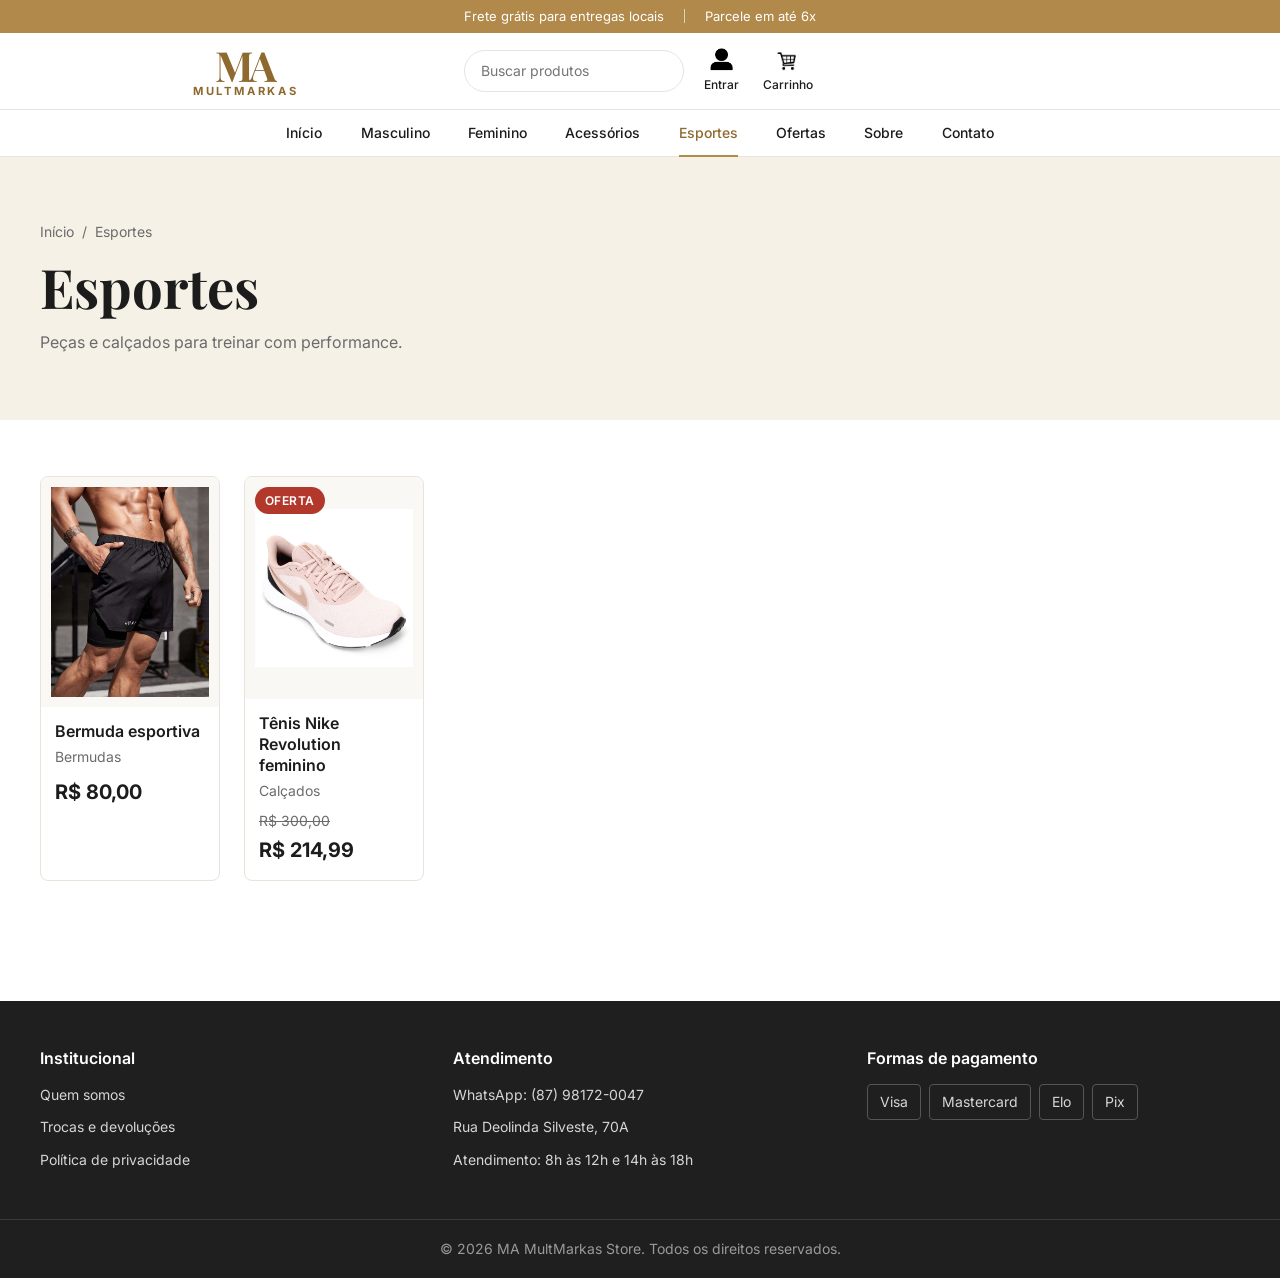
<file: pages/esportes.html>
<!DOCTYPE html>
<html lang="pt-br">
<head>
    <meta charset="UTF-8">
    <meta name="viewport" content="width=device-width, initial-scale=1.0">
    <title>Esportes | MA MultMarkas</title>
    <meta name="description" content="Peças e calçados para treinar com performance.">
    <link rel="preconnect" href="https://fonts.googleapis.com">
    <link rel="preconnect" href="https://fonts.gstatic.com" crossorigin>
    <link rel="stylesheet" href="https://fonts.googleapis.com/css2?family=Inter:wght@400;500;600;700&family=Playfair+Display:ital,wght@0,500;0,600;0,700;1,400&display=swap">
    <link rel="stylesheet" href="../css/base.css">
    <link rel="stylesheet" href="../css/layout.css">
    <link rel="stylesheet" href="../css/components.css">
    <link rel="stylesheet" href="../css/pages.css">
</head>
<body>
    <div class="promo-bar">
        <p>Frete grátis para entregas locais</p>
        <span aria-hidden="true"></span>
        <p>Parcele em até 6x</p>
    </div>

    <header class="site-header">
        <input type="checkbox" id="menu-toggle" class="menu-toggle-input" aria-label="Abrir menu">
        <div class="site-header-bar container">
            <label for="menu-toggle" class="menu-toggle">
                <img src="../img/menu.png" alt="">
                <span>Menu</span>
            </label>

            <a href="../index.html" class="logo" aria-label="MA MultMarkas - início">
                <span class="logo-ma">MA</span>
                <span class="logo-name">MULTMARKAS</span>
            </a>

            <div class="header-actions">
                <form class="search" role="search">
                    <input type="search" name="q" placeholder="Buscar produtos" aria-label="Buscar produtos">
                </form>
                <a class="icon-btn" href="../pages/login.html">
                    <img src="../img/usuario_login.png" alt="">
                    <span>Entrar</span>
                </a>
                <a class="icon-btn" href="../pages/carrinho.html" aria-label="Carrinho">
                    <img src="../img/carrinho_compras.png" alt="">
                    <span>Carrinho</span>
                </a>
            </div>
        </div>

        <nav class="main-nav" aria-label="Navegação principal">
            <ul class="container">
                <li><a href="../index.html">Início</a></li>
                <li><a href="../pages/masculino.html">Masculino</a></li>
                <li><a href="../pages/feminino.html">Feminino</a></li>
                <li><a href="../pages/acessorios.html">Acessórios</a></li>
                <li><a href="../pages/esportes.html" aria-current="page">Esportes</a></li>
                <li><a href="../pages/ofertas.html">Ofertas</a></li>
                <li><a href="../pages/sobre.html">Sobre</a></li>
                <li><a href="../pages/contato.html">Contato</a></li>
            </ul>
        </nav>
    </header>

    <main>
        <section class="page-banner">
            <div class="container">
            <ol class="breadcrumb">
                <li><a href="../index.html">Início</a></li>
                <li aria-current="page">Esportes</li>
            </ol>
                <h1>Esportes</h1>
                <p>Peças e calçados para treinar com performance.</p>
            </div>
        </section>

        <section class="section container" aria-label="Produtos">
            <ul class="product-grid">
                <li class="product-card" id="item-4">
                    <a href="#produto-4">
                        <figure><img src="../img/bermuda_masculina.jpg" alt="Bermuda esportiva" loading="lazy"></figure>
                        <div class="product-card-info">
                            <h3>Bermuda esportiva</h3>
                            <p class="product-card-type">Bermudas</p>
                            <p class="price"><strong>R$ 80,00</strong></p>
                        </div>
                    </a>
                </li>
                <li class="product-card" id="item-10">
                    <a href="#produto-10">
                        <span class="badge badge-sale">Oferta</span><figure><img src="../img/tenis_feminino.jpg" alt="Tênis Nike Revolution feminino" loading="lazy"></figure>
                        <div class="product-card-info">
                            <h3>Tênis Nike Revolution feminino</h3>
                            <p class="product-card-type">Calçados</p>
                            <p class="price"><del>R$ 300,00</del> <strong>R$ 214,99</strong></p>
                        </div>
                    </a>
                </li>
            </ul>
        </section>
    </main>

    <div class="modal" id="produto-4" role="dialog" aria-modal="true" aria-labelledby="titulo-4">
        <a class="modal-backdrop" href="#item-4" tabindex="-1" aria-hidden="true"></a>
        <article class="modal-dialog">
            <a class="modal-close" href="#item-4" aria-label="Fechar">×</a>
            <div class="modal-media"><img src="../img/bermuda_masculina.jpg" alt="Bermuda esportiva"></div>
            <div class="modal-body">
                <p class="product-card-type">Bermudas</p>
                <h2 id="titulo-4">Bermuda esportiva</h2>
                <p class="price"><strong>R$ 80,00</strong></p>
                <p>Bermuda esportiva leve e respirável, com cós elástico e secagem rápida. Ideal para treinos e passeios.</p>
                <form class="modal-form" action="carrinho.html">
                    <input type="hidden" name="produto" value="4">
                    <fieldset>
                        <legend>Tamanho</legend>
                        <div class="sizes">
                            <label><input type="radio" name="tamanho" value="P">P</label>
                            <label><input type="radio" name="tamanho" value="M" checked>M</label>
                            <label><input type="radio" name="tamanho" value="G">G</label>
                            <label><input type="radio" name="tamanho" value="GG">GG</label>
                        </div>
                    </fieldset>
                    <div class="field field-qty">
                        <label class="field-label" for="qtd-4">Quantidade</label>
                        <input type="number" id="qtd-4" name="quantidade" value="1" min="1" max="10">
                    </div>
                    <button class="btn" type="submit">Adicionar ao carrinho</button>
                </form>
            </div>
        </article>
    </div>

    <div class="modal" id="produto-10" role="dialog" aria-modal="true" aria-labelledby="titulo-10">
        <a class="modal-backdrop" href="#item-10" tabindex="-1" aria-hidden="true"></a>
        <article class="modal-dialog">
            <a class="modal-close" href="#item-10" aria-label="Fechar">×</a>
            <div class="modal-media"><img src="../img/tenis_feminino.jpg" alt="Tênis Nike Revolution feminino"></div>
            <div class="modal-body">
                <p class="product-card-type">Calçados</p>
                <h2 id="titulo-10">Tênis Nike Revolution feminino</h2>
                <p class="price"><del>R$ 300,00</del> <strong>R$ 214,99</strong></p>
                <p>Tênis de corrida com amortecimento macio e cabedal respirável. Conforto para treinar ou usar no dia a dia.</p>
                <form class="modal-form" action="carrinho.html">
                    <input type="hidden" name="produto" value="10">
                    <fieldset>
                        <legend>Número</legend>
                        <div class="sizes">
                            <label><input type="radio" name="tamanho" value="35">35</label>
                            <label><input type="radio" name="tamanho" value="36" checked>36</label>
                            <label><input type="radio" name="tamanho" value="37">37</label>
                            <label><input type="radio" name="tamanho" value="38">38</label>
                            <label><input type="radio" name="tamanho" value="39">39</label>
                        </div>
                    </fieldset>
                    <div class="field field-qty">
                        <label class="field-label" for="qtd-10">Quantidade</label>
                        <input type="number" id="qtd-10" name="quantidade" value="1" min="1" max="10">
                    </div>
                    <button class="btn" type="submit">Adicionar ao carrinho</button>
                </form>
            </div>
        </article>
    </div>

    <footer class="site-footer">
        <div class="site-footer-grid container">
            <section>
                <h2>Institucional</h2>
                <ul>
                    <li><a href="../pages/sobre.html">Quem somos</a></li>
                    <li><a href="../pages/sobre.html#trocas">Trocas e devoluções</a></li>
                    <li><a href="../pages/sobre.html#privacidade">Política de privacidade</a></li>
                </ul>
            </section>
            <section>
                <h2>Atendimento</h2>
                <address>
                    <p>WhatsApp: (87) 98172-0047</p>
                    <p>Rua Deolinda Silveste, 70A</p>
                    <p>Atendimento: 8h às 12h e 14h às 18h</p>
                </address>
            </section>
            <section>
                <h2>Formas de pagamento</h2>
                <ul class="payment-methods">
                    <li>Visa</li>
                    <li>Mastercard</li>
                    <li>Elo</li>
                    <li>Pix</li>
                </ul>
            </section>
        </div>
        <p class="site-footer-copy">© 2026 MA MultMarkas Store. Todos os direitos reservados.</p>
    </footer>
</body>
</html>
</file>
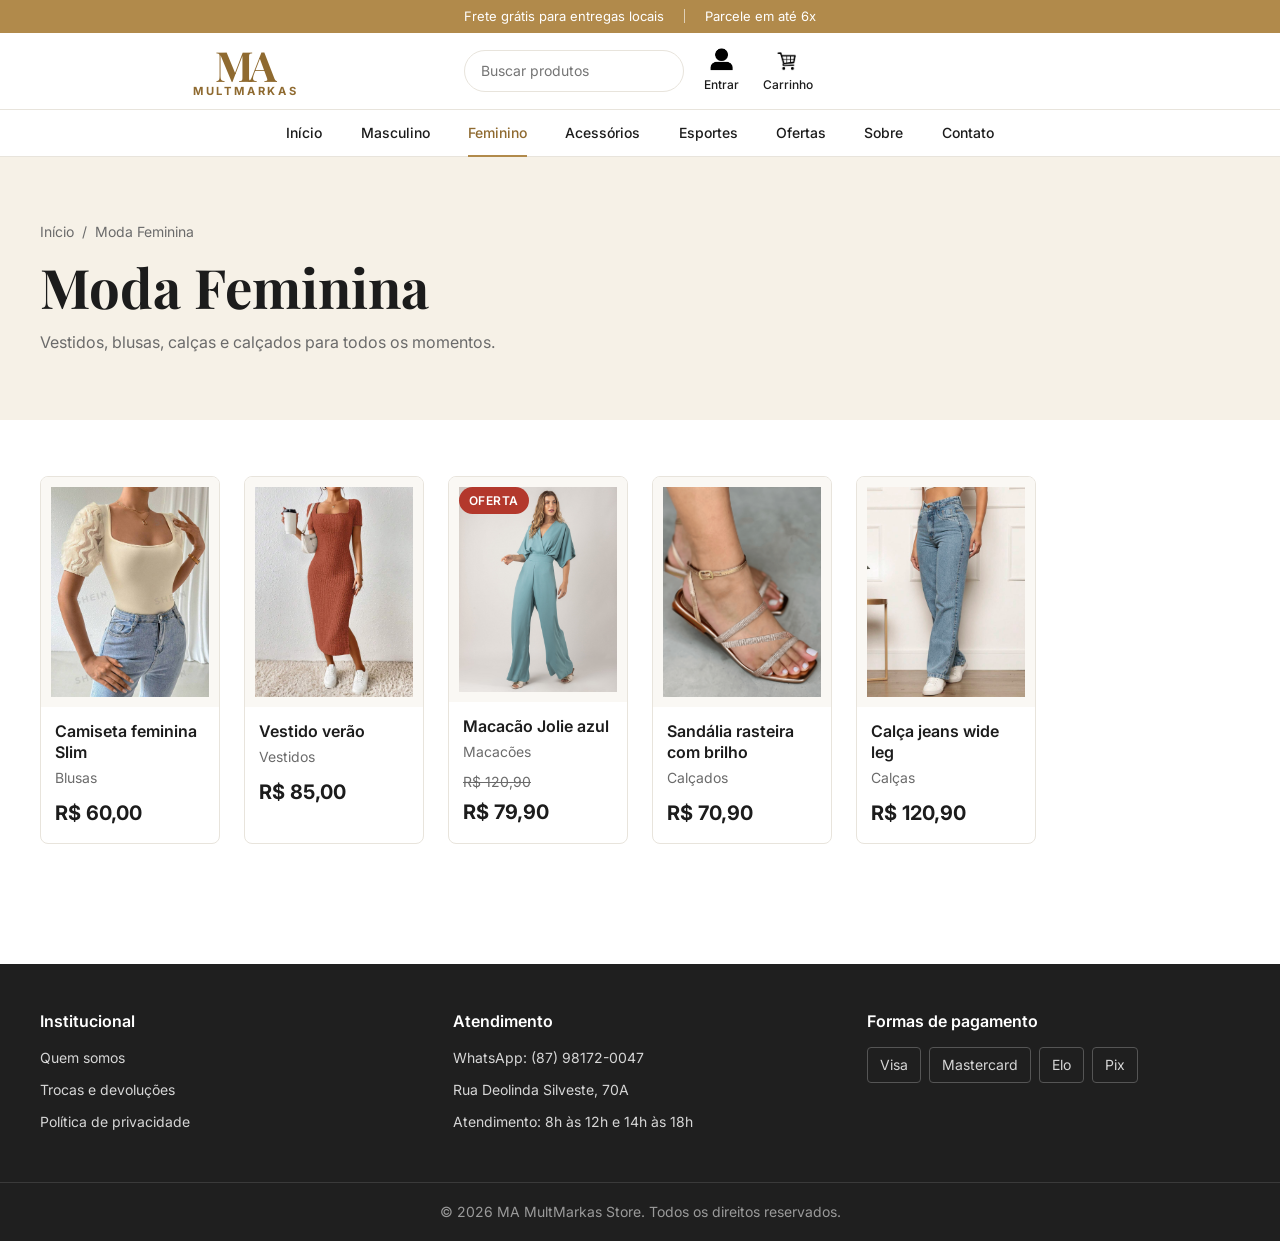
<file: pages/feminino.html>
<!DOCTYPE html>
<html lang="pt-br">
<head>
    <meta charset="UTF-8">
    <meta name="viewport" content="width=device-width, initial-scale=1.0">
    <title>Moda Feminina | MA MultMarkas</title>
    <meta name="description" content="Vestidos, blusas, calças e calçados para todos os momentos.">
    <link rel="preconnect" href="https://fonts.googleapis.com">
    <link rel="preconnect" href="https://fonts.gstatic.com" crossorigin>
    <link rel="stylesheet" href="https://fonts.googleapis.com/css2?family=Inter:wght@400;500;600;700&family=Playfair+Display:ital,wght@0,500;0,600;0,700;1,400&display=swap">
    <link rel="stylesheet" href="../css/base.css">
    <link rel="stylesheet" href="../css/layout.css">
    <link rel="stylesheet" href="../css/components.css">
    <link rel="stylesheet" href="../css/pages.css">
</head>
<body>
    <div class="promo-bar">
        <p>Frete grátis para entregas locais</p>
        <span aria-hidden="true"></span>
        <p>Parcele em até 6x</p>
    </div>

    <header class="site-header">
        <input type="checkbox" id="menu-toggle" class="menu-toggle-input" aria-label="Abrir menu">
        <div class="site-header-bar container">
            <label for="menu-toggle" class="menu-toggle">
                <img src="../img/menu.png" alt="">
                <span>Menu</span>
            </label>

            <a href="../index.html" class="logo" aria-label="MA MultMarkas - início">
                <span class="logo-ma">MA</span>
                <span class="logo-name">MULTMARKAS</span>
            </a>

            <div class="header-actions">
                <form class="search" role="search">
                    <input type="search" name="q" placeholder="Buscar produtos" aria-label="Buscar produtos">
                </form>
                <a class="icon-btn" href="../pages/login.html">
                    <img src="../img/usuario_login.png" alt="">
                    <span>Entrar</span>
                </a>
                <a class="icon-btn" href="../pages/carrinho.html" aria-label="Carrinho">
                    <img src="../img/carrinho_compras.png" alt="">
                    <span>Carrinho</span>
                </a>
            </div>
        </div>

        <nav class="main-nav" aria-label="Navegação principal">
            <ul class="container">
                <li><a href="../index.html">Início</a></li>
                <li><a href="../pages/masculino.html">Masculino</a></li>
                <li><a href="../pages/feminino.html" aria-current="page">Feminino</a></li>
                <li><a href="../pages/acessorios.html">Acessórios</a></li>
                <li><a href="../pages/esportes.html">Esportes</a></li>
                <li><a href="../pages/ofertas.html">Ofertas</a></li>
                <li><a href="../pages/sobre.html">Sobre</a></li>
                <li><a href="../pages/contato.html">Contato</a></li>
            </ul>
        </nav>
    </header>

    <main>
        <section class="page-banner">
            <div class="container">
            <ol class="breadcrumb">
                <li><a href="../index.html">Início</a></li>
                <li aria-current="page">Moda Feminina</li>
            </ol>
                <h1>Moda Feminina</h1>
                <p>Vestidos, blusas, calças e calçados para todos os momentos.</p>
            </div>
        </section>

        <section class="section container" aria-label="Produtos">
            <ul class="product-grid">
                <li class="product-card" id="item-1">
                    <a href="#produto-1">
                        <figure><img src="../img/blusa_feminina.jpg" alt="Camiseta feminina Slim" loading="lazy"></figure>
                        <div class="product-card-info">
                            <h3>Camiseta feminina Slim</h3>
                            <p class="product-card-type">Blusas</p>
                            <p class="price"><strong>R$ 60,00</strong></p>
                        </div>
                    </a>
                </li>
                <li class="product-card" id="item-5">
                    <a href="#produto-5">
                        <figure><img src="../img/vestido_verao.jpg" alt="Vestido verão" loading="lazy"></figure>
                        <div class="product-card-info">
                            <h3>Vestido verão</h3>
                            <p class="product-card-type">Vestidos</p>
                            <p class="price"><strong>R$ 85,00</strong></p>
                        </div>
                    </a>
                </li>
                <li class="product-card" id="item-7">
                    <a href="#produto-7">
                        <span class="badge badge-sale">Oferta</span><figure><img src="../img/macacao.jpg" alt="Macacão Jolie azul" loading="lazy"></figure>
                        <div class="product-card-info">
                            <h3>Macacão Jolie azul</h3>
                            <p class="product-card-type">Macacões</p>
                            <p class="price"><del>R$ 120,90</del> <strong>R$ 79,90</strong></p>
                        </div>
                    </a>
                </li>
                <li class="product-card" id="item-15">
                    <a href="#produto-15">
                        <figure><img src="../img/rasteirinha_brilho.png" alt="Sandália rasteira com brilho" loading="lazy"></figure>
                        <div class="product-card-info">
                            <h3>Sandália rasteira com brilho</h3>
                            <p class="product-card-type">Calçados</p>
                            <p class="price"><strong>R$ 70,90</strong></p>
                        </div>
                    </a>
                </li>
                <li class="product-card" id="item-17">
                    <a href="#produto-17">
                        <figure><img src="../img/calca_feminina.jpg" alt="Calça jeans wide leg" loading="lazy"></figure>
                        <div class="product-card-info">
                            <h3>Calça jeans wide leg</h3>
                            <p class="product-card-type">Calças</p>
                            <p class="price"><strong>R$ 120,90</strong></p>
                        </div>
                    </a>
                </li>
            </ul>
        </section>
    </main>

    <div class="modal" id="produto-1" role="dialog" aria-modal="true" aria-labelledby="titulo-1">
        <a class="modal-backdrop" href="#item-1" tabindex="-1" aria-hidden="true"></a>
        <article class="modal-dialog">
            <a class="modal-close" href="#item-1" aria-label="Fechar">×</a>
            <div class="modal-media"><img src="../img/blusa_feminina.jpg" alt="Camiseta feminina Slim"></div>
            <div class="modal-body">
                <p class="product-card-type">Blusas</p>
                <h2 id="titulo-1">Camiseta feminina Slim</h2>
                <p class="price"><strong>R$ 60,00</strong></p>
                <p>Camiseta slim em malha macia e leve, com caimento ajustado ao corpo. Ótima para compor looks casuais no dia a dia.</p>
                <form class="modal-form" action="carrinho.html">
                    <input type="hidden" name="produto" value="1">
                    <fieldset>
                        <legend>Tamanho</legend>
                        <div class="sizes">
                            <label><input type="radio" name="tamanho" value="P">P</label>
                            <label><input type="radio" name="tamanho" value="M" checked>M</label>
                            <label><input type="radio" name="tamanho" value="G">G</label>
                            <label><input type="radio" name="tamanho" value="GG">GG</label>
                        </div>
                    </fieldset>
                    <div class="field field-qty">
                        <label class="field-label" for="qtd-1">Quantidade</label>
                        <input type="number" id="qtd-1" name="quantidade" value="1" min="1" max="10">
                    </div>
                    <button class="btn" type="submit">Adicionar ao carrinho</button>
                </form>
            </div>
        </article>
    </div>

    <div class="modal" id="produto-5" role="dialog" aria-modal="true" aria-labelledby="titulo-5">
        <a class="modal-backdrop" href="#item-5" tabindex="-1" aria-hidden="true"></a>
        <article class="modal-dialog">
            <a class="modal-close" href="#item-5" aria-label="Fechar">×</a>
            <div class="modal-media"><img src="../img/vestido_verao.jpg" alt="Vestido verão"></div>
            <div class="modal-body">
                <p class="product-card-type">Vestidos</p>
                <h2 id="titulo-5">Vestido verão</h2>
                <p class="price"><strong>R$ 85,00</strong></p>
                <p>Vestido leve e fluido, perfeito para os dias quentes. Tecido fresco com acabamento delicado.</p>
                <form class="modal-form" action="carrinho.html">
                    <input type="hidden" name="produto" value="5">
                    <fieldset>
                        <legend>Tamanho</legend>
                        <div class="sizes">
                            <label><input type="radio" name="tamanho" value="P">P</label>
                            <label><input type="radio" name="tamanho" value="M" checked>M</label>
                            <label><input type="radio" name="tamanho" value="G">G</label>
                            <label><input type="radio" name="tamanho" value="GG">GG</label>
                        </div>
                    </fieldset>
                    <div class="field field-qty">
                        <label class="field-label" for="qtd-5">Quantidade</label>
                        <input type="number" id="qtd-5" name="quantidade" value="1" min="1" max="10">
                    </div>
                    <button class="btn" type="submit">Adicionar ao carrinho</button>
                </form>
            </div>
        </article>
    </div>

    <div class="modal" id="produto-7" role="dialog" aria-modal="true" aria-labelledby="titulo-7">
        <a class="modal-backdrop" href="#item-7" tabindex="-1" aria-hidden="true"></a>
        <article class="modal-dialog">
            <a class="modal-close" href="#item-7" aria-label="Fechar">×</a>
            <div class="modal-media"><img src="../img/macacao.jpg" alt="Macacão Jolie azul"></div>
            <div class="modal-body">
                <p class="product-card-type">Macacões</p>
                <h2 id="titulo-7">Macacão Jolie azul</h2>
                <p class="price"><del>R$ 120,90</del> <strong>R$ 79,90</strong></p>
                <p>Macacão azul com modelagem elegante e tecido com ótimo caimento. Uma peça só para um look completo.</p>
                <form class="modal-form" action="carrinho.html">
                    <input type="hidden" name="produto" value="7">
                    <fieldset>
                        <legend>Tamanho</legend>
                        <div class="sizes">
                            <label><input type="radio" name="tamanho" value="P">P</label>
                            <label><input type="radio" name="tamanho" value="M" checked>M</label>
                            <label><input type="radio" name="tamanho" value="G">G</label>
                            <label><input type="radio" name="tamanho" value="GG">GG</label>
                        </div>
                    </fieldset>
                    <div class="field field-qty">
                        <label class="field-label" for="qtd-7">Quantidade</label>
                        <input type="number" id="qtd-7" name="quantidade" value="1" min="1" max="10">
                    </div>
                    <button class="btn" type="submit">Adicionar ao carrinho</button>
                </form>
            </div>
        </article>
    </div>

    <div class="modal" id="produto-15" role="dialog" aria-modal="true" aria-labelledby="titulo-15">
        <a class="modal-backdrop" href="#item-15" tabindex="-1" aria-hidden="true"></a>
        <article class="modal-dialog">
            <a class="modal-close" href="#item-15" aria-label="Fechar">×</a>
            <div class="modal-media"><img src="../img/rasteirinha_brilho.png" alt="Sandália rasteira com brilho"></div>
            <div class="modal-body">
                <p class="product-card-type">Calçados</p>
                <h2 id="titulo-15">Sandália rasteira com brilho</h2>
                <p class="price"><strong>R$ 70,90</strong></p>
                <p>Sandália rasteira com detalhes em brilho e palmilha macia. Perfeita para compor looks de verão.</p>
                <form class="modal-form" action="carrinho.html">
                    <input type="hidden" name="produto" value="15">
                    <fieldset>
                        <legend>Número</legend>
                        <div class="sizes">
                            <label><input type="radio" name="tamanho" value="35">35</label>
                            <label><input type="radio" name="tamanho" value="36" checked>36</label>
                            <label><input type="radio" name="tamanho" value="37">37</label>
                            <label><input type="radio" name="tamanho" value="38">38</label>
                            <label><input type="radio" name="tamanho" value="39">39</label>
                        </div>
                    </fieldset>
                    <div class="field field-qty">
                        <label class="field-label" for="qtd-15">Quantidade</label>
                        <input type="number" id="qtd-15" name="quantidade" value="1" min="1" max="10">
                    </div>
                    <button class="btn" type="submit">Adicionar ao carrinho</button>
                </form>
            </div>
        </article>
    </div>

    <div class="modal" id="produto-17" role="dialog" aria-modal="true" aria-labelledby="titulo-17">
        <a class="modal-backdrop" href="#item-17" tabindex="-1" aria-hidden="true"></a>
        <article class="modal-dialog">
            <a class="modal-close" href="#item-17" aria-label="Fechar">×</a>
            <div class="modal-media"><img src="../img/calca_feminina.jpg" alt="Calça jeans wide leg"></div>
            <div class="modal-body">
                <p class="product-card-type">Calças</p>
                <h2 id="titulo-17">Calça jeans wide leg</h2>
                <p class="price"><strong>R$ 120,90</strong></p>
                <p>Calça jeans de perna larga e cintura alta. Modelagem moderna e confortável.</p>
                <form class="modal-form" action="carrinho.html">
                    <input type="hidden" name="produto" value="17">
                    <fieldset>
                        <legend>Tamanho</legend>
                        <div class="sizes">
                            <label><input type="radio" name="tamanho" value="P">P</label>
                            <label><input type="radio" name="tamanho" value="M" checked>M</label>
                            <label><input type="radio" name="tamanho" value="G">G</label>
                            <label><input type="radio" name="tamanho" value="GG">GG</label>
                        </div>
                    </fieldset>
                    <div class="field field-qty">
                        <label class="field-label" for="qtd-17">Quantidade</label>
                        <input type="number" id="qtd-17" name="quantidade" value="1" min="1" max="10">
                    </div>
                    <button class="btn" type="submit">Adicionar ao carrinho</button>
                </form>
            </div>
        </article>
    </div>

    <footer class="site-footer">
        <div class="site-footer-grid container">
            <section>
                <h2>Institucional</h2>
                <ul>
                    <li><a href="../pages/sobre.html">Quem somos</a></li>
                    <li><a href="../pages/sobre.html#trocas">Trocas e devoluções</a></li>
                    <li><a href="../pages/sobre.html#privacidade">Política de privacidade</a></li>
                </ul>
            </section>
            <section>
                <h2>Atendimento</h2>
                <address>
                    <p>WhatsApp: (87) 98172-0047</p>
                    <p>Rua Deolinda Silveste, 70A</p>
                    <p>Atendimento: 8h às 12h e 14h às 18h</p>
                </address>
            </section>
            <section>
                <h2>Formas de pagamento</h2>
                <ul class="payment-methods">
                    <li>Visa</li>
                    <li>Mastercard</li>
                    <li>Elo</li>
                    <li>Pix</li>
                </ul>
            </section>
        </div>
        <p class="site-footer-copy">© 2026 MA MultMarkas Store. Todos os direitos reservados.</p>
    </footer>
</body>
</html>
</file>
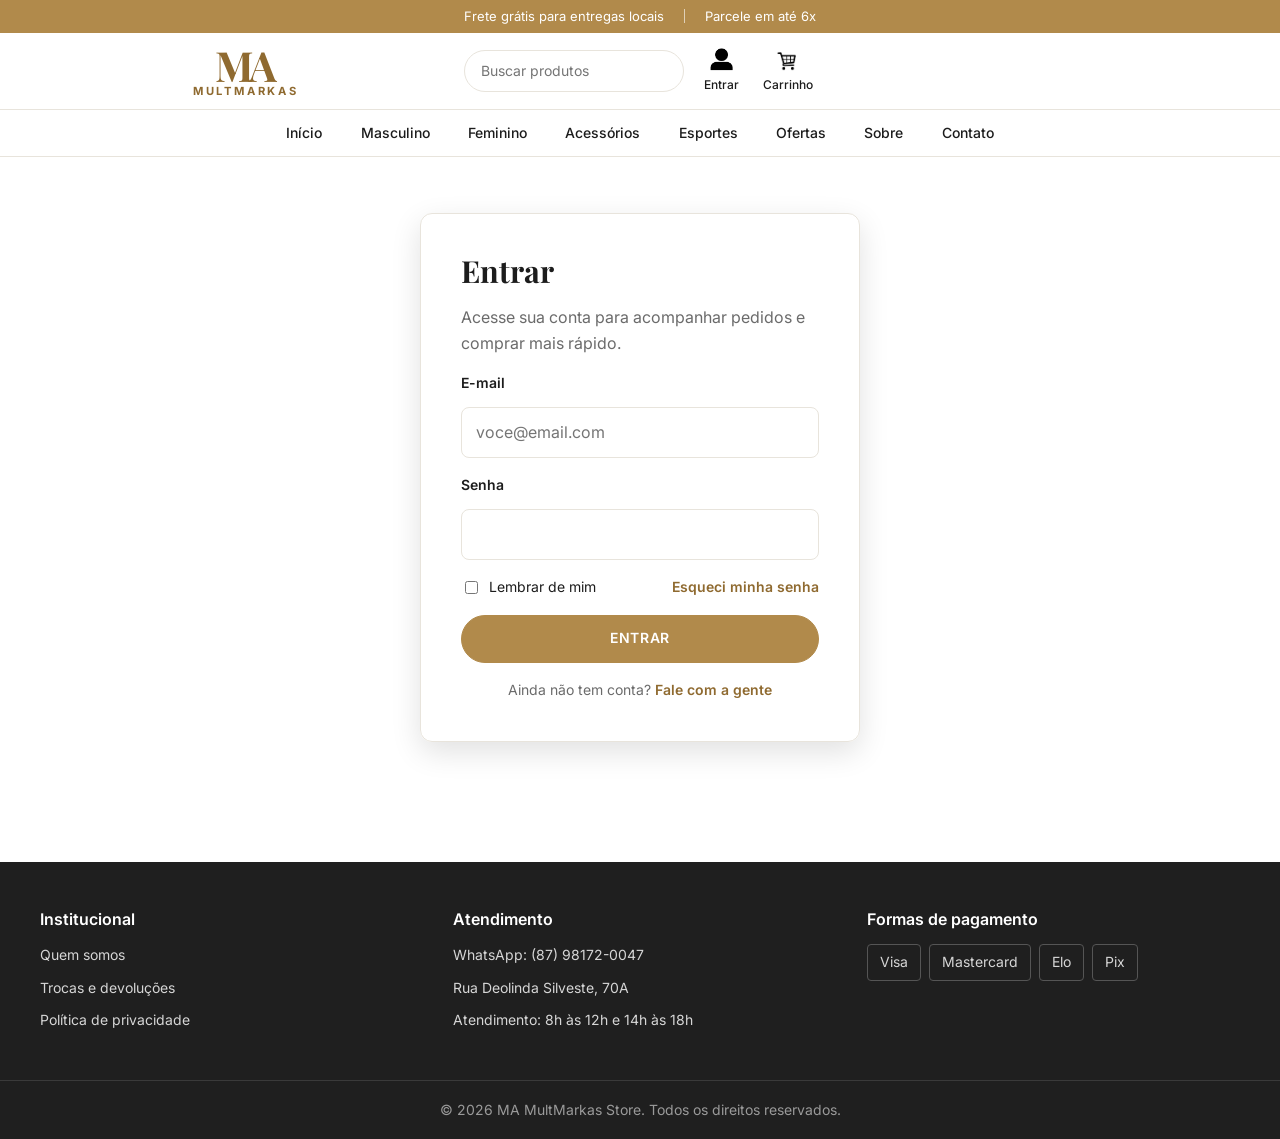
<file: pages/login.html>
<!DOCTYPE html>
<html lang="pt-br">
<head>
    <meta charset="UTF-8">
    <meta name="viewport" content="width=device-width, initial-scale=1.0">
    <title>Entrar | MA MultMarkas</title>
    <meta name="description" content="Acesse sua conta na MA MultMarkas.">
    <link rel="preconnect" href="https://fonts.googleapis.com">
    <link rel="preconnect" href="https://fonts.gstatic.com" crossorigin>
    <link rel="stylesheet" href="https://fonts.googleapis.com/css2?family=Inter:wght@400;500;600;700&family=Playfair+Display:ital,wght@0,500;0,600;0,700;1,400&display=swap">
    <link rel="stylesheet" href="../css/base.css">
    <link rel="stylesheet" href="../css/layout.css">
    <link rel="stylesheet" href="../css/components.css">
    <link rel="stylesheet" href="../css/pages.css">
</head>
<body>
    <div class="promo-bar">
        <p>Frete grátis para entregas locais</p>
        <span aria-hidden="true"></span>
        <p>Parcele em até 6x</p>
    </div>

    <header class="site-header">
        <input type="checkbox" id="menu-toggle" class="menu-toggle-input" aria-label="Abrir menu">
        <div class="site-header-bar container">
            <label for="menu-toggle" class="menu-toggle">
                <img src="../img/menu.png" alt="">
                <span>Menu</span>
            </label>

            <a href="../index.html" class="logo" aria-label="MA MultMarkas - início">
                <span class="logo-ma">MA</span>
                <span class="logo-name">MULTMARKAS</span>
            </a>

            <div class="header-actions">
                <form class="search" role="search">
                    <input type="search" name="q" placeholder="Buscar produtos" aria-label="Buscar produtos">
                </form>
                <a class="icon-btn" href="../pages/login.html">
                    <img src="../img/usuario_login.png" alt="">
                    <span>Entrar</span>
                </a>
                <a class="icon-btn" href="../pages/carrinho.html" aria-label="Carrinho">
                    <img src="../img/carrinho_compras.png" alt="">
                    <span>Carrinho</span>
                </a>
            </div>
        </div>

        <nav class="main-nav" aria-label="Navegação principal">
            <ul class="container">
                <li><a href="../index.html">Início</a></li>
                <li><a href="../pages/masculino.html">Masculino</a></li>
                <li><a href="../pages/feminino.html">Feminino</a></li>
                <li><a href="../pages/acessorios.html">Acessórios</a></li>
                <li><a href="../pages/esportes.html">Esportes</a></li>
                <li><a href="../pages/ofertas.html">Ofertas</a></li>
                <li><a href="../pages/sobre.html">Sobre</a></li>
                <li><a href="../pages/contato.html">Contato</a></li>
            </ul>
        </nav>
    </header>

    <main>
        <section class="section container">
            <div class="auth-card">
                <h1>Entrar</h1>
                <p>Acesse sua conta para acompanhar pedidos e comprar mais rápido.</p>
                <form action="#" method="post">
                    <div class="field">
                        <label class="field-label" for="email">E-mail</label>
                        <input type="email" id="email" name="email" autocomplete="email" placeholder="voce@email.com" required>
                    </div>
                    <div class="field">
                        <label class="field-label" for="senha">Senha</label>
                        <input type="password" id="senha" name="senha" autocomplete="current-password" required>
                    </div>
                    <div class="auth-options">
                        <label><input type="checkbox" name="lembrar"> Lembrar de mim</label>
                        <a href="contato.html">Esqueci minha senha</a>
                    </div>
                    <button class="btn btn-block" type="submit">Entrar</button>
                </form>
                <p class="auth-footer">Ainda não tem conta? <a href="contato.html">Fale com a gente</a></p>
            </div>
        </section>
    </main>

    <footer class="site-footer">
        <div class="site-footer-grid container">
            <section>
                <h2>Institucional</h2>
                <ul>
                    <li><a href="../pages/sobre.html">Quem somos</a></li>
                    <li><a href="../pages/sobre.html#trocas">Trocas e devoluções</a></li>
                    <li><a href="../pages/sobre.html#privacidade">Política de privacidade</a></li>
                </ul>
            </section>
            <section>
                <h2>Atendimento</h2>
                <address>
                    <p>WhatsApp: (87) 98172-0047</p>
                    <p>Rua Deolinda Silveste, 70A</p>
                    <p>Atendimento: 8h às 12h e 14h às 18h</p>
                </address>
            </section>
            <section>
                <h2>Formas de pagamento</h2>
                <ul class="payment-methods">
                    <li>Visa</li>
                    <li>Mastercard</li>
                    <li>Elo</li>
                    <li>Pix</li>
                </ul>
            </section>
        </div>
        <p class="site-footer-copy">© 2026 MA MultMarkas Store. Todos os direitos reservados.</p>
    </footer>
</body>
</html>
</file>
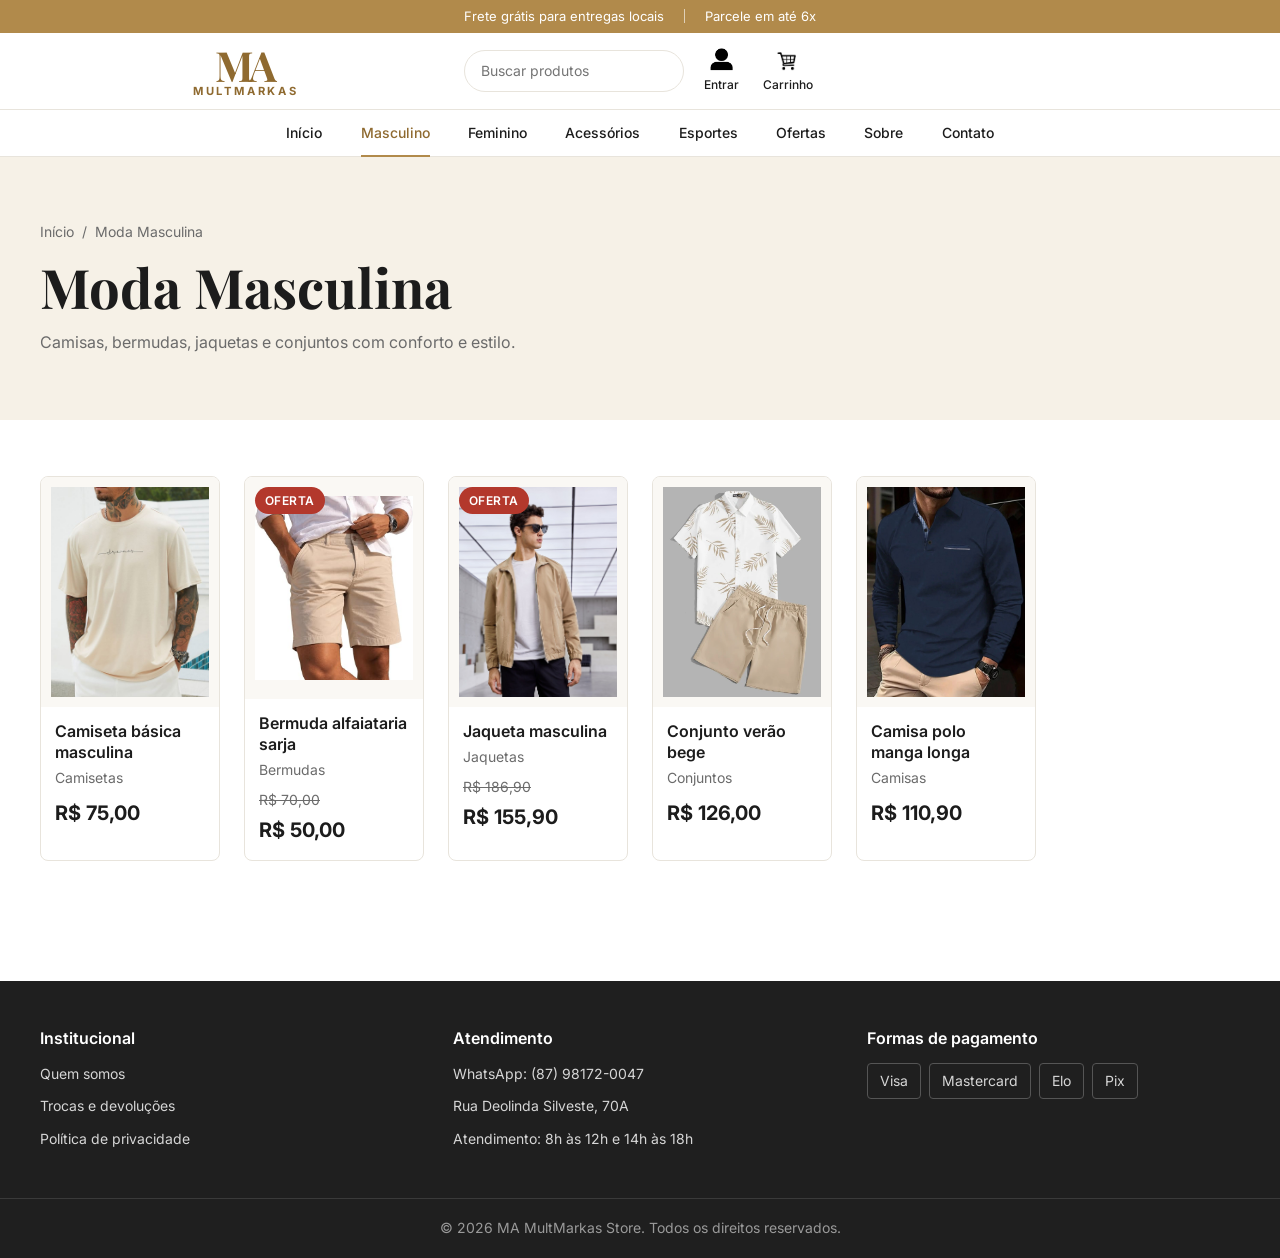
<file: pages/masculino.html>
<!DOCTYPE html>
<html lang="pt-br">
<head>
    <meta charset="UTF-8">
    <meta name="viewport" content="width=device-width, initial-scale=1.0">
    <title>Moda Masculina | MA MultMarkas</title>
    <meta name="description" content="Camisas, bermudas, jaquetas e conjuntos com conforto e estilo.">
    <link rel="preconnect" href="https://fonts.googleapis.com">
    <link rel="preconnect" href="https://fonts.gstatic.com" crossorigin>
    <link rel="stylesheet" href="https://fonts.googleapis.com/css2?family=Inter:wght@400;500;600;700&family=Playfair+Display:ital,wght@0,500;0,600;0,700;1,400&display=swap">
    <link rel="stylesheet" href="../css/base.css">
    <link rel="stylesheet" href="../css/layout.css">
    <link rel="stylesheet" href="../css/components.css">
    <link rel="stylesheet" href="../css/pages.css">
</head>
<body>
    <div class="promo-bar">
        <p>Frete grátis para entregas locais</p>
        <span aria-hidden="true"></span>
        <p>Parcele em até 6x</p>
    </div>

    <header class="site-header">
        <input type="checkbox" id="menu-toggle" class="menu-toggle-input" aria-label="Abrir menu">
        <div class="site-header-bar container">
            <label for="menu-toggle" class="menu-toggle">
                <img src="../img/menu.png" alt="">
                <span>Menu</span>
            </label>

            <a href="../index.html" class="logo" aria-label="MA MultMarkas - início">
                <span class="logo-ma">MA</span>
                <span class="logo-name">MULTMARKAS</span>
            </a>

            <div class="header-actions">
                <form class="search" role="search">
                    <input type="search" name="q" placeholder="Buscar produtos" aria-label="Buscar produtos">
                </form>
                <a class="icon-btn" href="../pages/login.html">
                    <img src="../img/usuario_login.png" alt="">
                    <span>Entrar</span>
                </a>
                <a class="icon-btn" href="../pages/carrinho.html" aria-label="Carrinho">
                    <img src="../img/carrinho_compras.png" alt="">
                    <span>Carrinho</span>
                </a>
            </div>
        </div>

        <nav class="main-nav" aria-label="Navegação principal">
            <ul class="container">
                <li><a href="../index.html">Início</a></li>
                <li><a href="../pages/masculino.html" aria-current="page">Masculino</a></li>
                <li><a href="../pages/feminino.html">Feminino</a></li>
                <li><a href="../pages/acessorios.html">Acessórios</a></li>
                <li><a href="../pages/esportes.html">Esportes</a></li>
                <li><a href="../pages/ofertas.html">Ofertas</a></li>
                <li><a href="../pages/sobre.html">Sobre</a></li>
                <li><a href="../pages/contato.html">Contato</a></li>
            </ul>
        </nav>
    </header>

    <main>
        <section class="page-banner">
            <div class="container">
            <ol class="breadcrumb">
                <li><a href="../index.html">Início</a></li>
                <li aria-current="page">Moda Masculina</li>
            </ol>
                <h1>Moda Masculina</h1>
                <p>Camisas, bermudas, jaquetas e conjuntos com conforto e estilo.</p>
            </div>
        </section>

        <section class="section container" aria-label="Produtos">
            <ul class="product-grid">
                <li class="product-card" id="item-2">
                    <a href="#produto-2">
                        <figure><img src="../img/camisa_masculina.jpg" alt="Camiseta básica masculina" loading="lazy"></figure>
                        <div class="product-card-info">
                            <h3>Camiseta básica masculina</h3>
                            <p class="product-card-type">Camisetas</p>
                            <p class="price"><strong>R$ 75,00</strong></p>
                        </div>
                    </a>
                </li>
                <li class="product-card" id="item-8">
                    <a href="#produto-8">
                        <span class="badge badge-sale">Oferta</span><figure><img src="../img/bermuda_oferta.jpg" alt="Bermuda alfaiataria sarja" loading="lazy"></figure>
                        <div class="product-card-info">
                            <h3>Bermuda alfaiataria sarja</h3>
                            <p class="product-card-type">Bermudas</p>
                            <p class="price"><del>R$ 70,00</del> <strong>R$ 50,00</strong></p>
                        </div>
                    </a>
                </li>
                <li class="product-card" id="item-12">
                    <a href="#produto-12">
                        <span class="badge badge-sale">Oferta</span><figure><img src="../img/jaqueta_masculina.jpg" alt="Jaqueta masculina" loading="lazy"></figure>
                        <div class="product-card-info">
                            <h3>Jaqueta masculina</h3>
                            <p class="product-card-type">Jaquetas</p>
                            <p class="price"><del>R$ 186,90</del> <strong>R$ 155,90</strong></p>
                        </div>
                    </a>
                </li>
                <li class="product-card" id="item-14">
                    <a href="#produto-14">
                        <figure><img src="../img/conjunto_masculino.png" alt="Conjunto verão bege" loading="lazy"></figure>
                        <div class="product-card-info">
                            <h3>Conjunto verão bege</h3>
                            <p class="product-card-type">Conjuntos</p>
                            <p class="price"><strong>R$ 126,00</strong></p>
                        </div>
                    </a>
                </li>
                <li class="product-card" id="item-18">
                    <a href="#produto-18">
                        <figure><img src="../img/camisa_polo.jpg" alt="Camisa polo manga longa" loading="lazy"></figure>
                        <div class="product-card-info">
                            <h3>Camisa polo manga longa</h3>
                            <p class="product-card-type">Camisas</p>
                            <p class="price"><strong>R$ 110,90</strong></p>
                        </div>
                    </a>
                </li>
            </ul>
        </section>
    </main>

    <div class="modal" id="produto-2" role="dialog" aria-modal="true" aria-labelledby="titulo-2">
        <a class="modal-backdrop" href="#item-2" tabindex="-1" aria-hidden="true"></a>
        <article class="modal-dialog">
            <a class="modal-close" href="#item-2" aria-label="Fechar">×</a>
            <div class="modal-media"><img src="../img/camisa_masculina.jpg" alt="Camiseta básica masculina"></div>
            <div class="modal-body">
                <p class="product-card-type">Camisetas</p>
                <h2 id="titulo-2">Camiseta básica masculina</h2>
                <p class="price"><strong>R$ 75,00</strong></p>
                <p>Camiseta básica de algodão com gola reforçada e toque confortável. Combina com qualquer ocasião.</p>
                <form class="modal-form" action="carrinho.html">
                    <input type="hidden" name="produto" value="2">
                    <fieldset>
                        <legend>Tamanho</legend>
                        <div class="sizes">
                            <label><input type="radio" name="tamanho" value="P">P</label>
                            <label><input type="radio" name="tamanho" value="M" checked>M</label>
                            <label><input type="radio" name="tamanho" value="G">G</label>
                            <label><input type="radio" name="tamanho" value="GG">GG</label>
                        </div>
                    </fieldset>
                    <div class="field field-qty">
                        <label class="field-label" for="qtd-2">Quantidade</label>
                        <input type="number" id="qtd-2" name="quantidade" value="1" min="1" max="10">
                    </div>
                    <button class="btn" type="submit">Adicionar ao carrinho</button>
                </form>
            </div>
        </article>
    </div>

    <div class="modal" id="produto-8" role="dialog" aria-modal="true" aria-labelledby="titulo-8">
        <a class="modal-backdrop" href="#item-8" tabindex="-1" aria-hidden="true"></a>
        <article class="modal-dialog">
            <a class="modal-close" href="#item-8" aria-label="Fechar">×</a>
            <div class="modal-media"><img src="../img/bermuda_oferta.jpg" alt="Bermuda alfaiataria sarja"></div>
            <div class="modal-body">
                <p class="product-card-type">Bermudas</p>
                <h2 id="titulo-8">Bermuda alfaiataria sarja</h2>
                <p class="price"><del>R$ 70,00</del> <strong>R$ 50,00</strong></p>
                <p>Bermuda de alfaiataria em sarja, com corte reto e bolsos laterais. Visual casual com acabamento refinado.</p>
                <form class="modal-form" action="carrinho.html">
                    <input type="hidden" name="produto" value="8">
                    <fieldset>
                        <legend>Tamanho</legend>
                        <div class="sizes">
                            <label><input type="radio" name="tamanho" value="P">P</label>
                            <label><input type="radio" name="tamanho" value="M" checked>M</label>
                            <label><input type="radio" name="tamanho" value="G">G</label>
                            <label><input type="radio" name="tamanho" value="GG">GG</label>
                        </div>
                    </fieldset>
                    <div class="field field-qty">
                        <label class="field-label" for="qtd-8">Quantidade</label>
                        <input type="number" id="qtd-8" name="quantidade" value="1" min="1" max="10">
                    </div>
                    <button class="btn" type="submit">Adicionar ao carrinho</button>
                </form>
            </div>
        </article>
    </div>

    <div class="modal" id="produto-12" role="dialog" aria-modal="true" aria-labelledby="titulo-12">
        <a class="modal-backdrop" href="#item-12" tabindex="-1" aria-hidden="true"></a>
        <article class="modal-dialog">
            <a class="modal-close" href="#item-12" aria-label="Fechar">×</a>
            <div class="modal-media"><img src="../img/jaqueta_masculina.jpg" alt="Jaqueta masculina"></div>
            <div class="modal-body">
                <p class="product-card-type">Jaquetas</p>
                <h2 id="titulo-12">Jaqueta masculina</h2>
                <p class="price"><del>R$ 186,90</del> <strong>R$ 155,90</strong></p>
                <p>Jaqueta com forro interno e fechamento frontal. Proteção e estilo para os dias mais frescos.</p>
                <form class="modal-form" action="carrinho.html">
                    <input type="hidden" name="produto" value="12">
                    <fieldset>
                        <legend>Tamanho</legend>
                        <div class="sizes">
                            <label><input type="radio" name="tamanho" value="P">P</label>
                            <label><input type="radio" name="tamanho" value="M" checked>M</label>
                            <label><input type="radio" name="tamanho" value="G">G</label>
                            <label><input type="radio" name="tamanho" value="GG">GG</label>
                        </div>
                    </fieldset>
                    <div class="field field-qty">
                        <label class="field-label" for="qtd-12">Quantidade</label>
                        <input type="number" id="qtd-12" name="quantidade" value="1" min="1" max="10">
                    </div>
                    <button class="btn" type="submit">Adicionar ao carrinho</button>
                </form>
            </div>
        </article>
    </div>

    <div class="modal" id="produto-14" role="dialog" aria-modal="true" aria-labelledby="titulo-14">
        <a class="modal-backdrop" href="#item-14" tabindex="-1" aria-hidden="true"></a>
        <article class="modal-dialog">
            <a class="modal-close" href="#item-14" aria-label="Fechar">×</a>
            <div class="modal-media"><img src="../img/conjunto_masculino.png" alt="Conjunto verão bege"></div>
            <div class="modal-body">
                <p class="product-card-type">Conjuntos</p>
                <h2 id="titulo-14">Conjunto verão bege</h2>
                <p class="price"><strong>R$ 126,00</strong></p>
                <p>Conjunto de camisa e bermuda em tom bege, com tecido leve e fresco para o verão.</p>
                <form class="modal-form" action="carrinho.html">
                    <input type="hidden" name="produto" value="14">
                    <fieldset>
                        <legend>Tamanho</legend>
                        <div class="sizes">
                            <label><input type="radio" name="tamanho" value="P">P</label>
                            <label><input type="radio" name="tamanho" value="M" checked>M</label>
                            <label><input type="radio" name="tamanho" value="G">G</label>
                            <label><input type="radio" name="tamanho" value="GG">GG</label>
                        </div>
                    </fieldset>
                    <div class="field field-qty">
                        <label class="field-label" for="qtd-14">Quantidade</label>
                        <input type="number" id="qtd-14" name="quantidade" value="1" min="1" max="10">
                    </div>
                    <button class="btn" type="submit">Adicionar ao carrinho</button>
                </form>
            </div>
        </article>
    </div>

    <div class="modal" id="produto-18" role="dialog" aria-modal="true" aria-labelledby="titulo-18">
        <a class="modal-backdrop" href="#item-18" tabindex="-1" aria-hidden="true"></a>
        <article class="modal-dialog">
            <a class="modal-close" href="#item-18" aria-label="Fechar">×</a>
            <div class="modal-media"><img src="../img/camisa_polo.jpg" alt="Camisa polo manga longa"></div>
            <div class="modal-body">
                <p class="product-card-type">Camisas</p>
                <h2 id="titulo-18">Camisa polo manga longa</h2>
                <p class="price"><strong>R$ 110,90</strong></p>
                <p>Camisa polo de manga longa em piquet, com gola estruturada e ótimo acabamento.</p>
                <form class="modal-form" action="carrinho.html">
                    <input type="hidden" name="produto" value="18">
                    <fieldset>
                        <legend>Tamanho</legend>
                        <div class="sizes">
                            <label><input type="radio" name="tamanho" value="P">P</label>
                            <label><input type="radio" name="tamanho" value="M" checked>M</label>
                            <label><input type="radio" name="tamanho" value="G">G</label>
                            <label><input type="radio" name="tamanho" value="GG">GG</label>
                        </div>
                    </fieldset>
                    <div class="field field-qty">
                        <label class="field-label" for="qtd-18">Quantidade</label>
                        <input type="number" id="qtd-18" name="quantidade" value="1" min="1" max="10">
                    </div>
                    <button class="btn" type="submit">Adicionar ao carrinho</button>
                </form>
            </div>
        </article>
    </div>

    <footer class="site-footer">
        <div class="site-footer-grid container">
            <section>
                <h2>Institucional</h2>
                <ul>
                    <li><a href="../pages/sobre.html">Quem somos</a></li>
                    <li><a href="../pages/sobre.html#trocas">Trocas e devoluções</a></li>
                    <li><a href="../pages/sobre.html#privacidade">Política de privacidade</a></li>
                </ul>
            </section>
            <section>
                <h2>Atendimento</h2>
                <address>
                    <p>WhatsApp: (87) 98172-0047</p>
                    <p>Rua Deolinda Silveste, 70A</p>
                    <p>Atendimento: 8h às 12h e 14h às 18h</p>
                </address>
            </section>
            <section>
                <h2>Formas de pagamento</h2>
                <ul class="payment-methods">
                    <li>Visa</li>
                    <li>Mastercard</li>
                    <li>Elo</li>
                    <li>Pix</li>
                </ul>
            </section>
        </div>
        <p class="site-footer-copy">© 2026 MA MultMarkas Store. Todos os direitos reservados.</p>
    </footer>
</body>
</html>
</file>
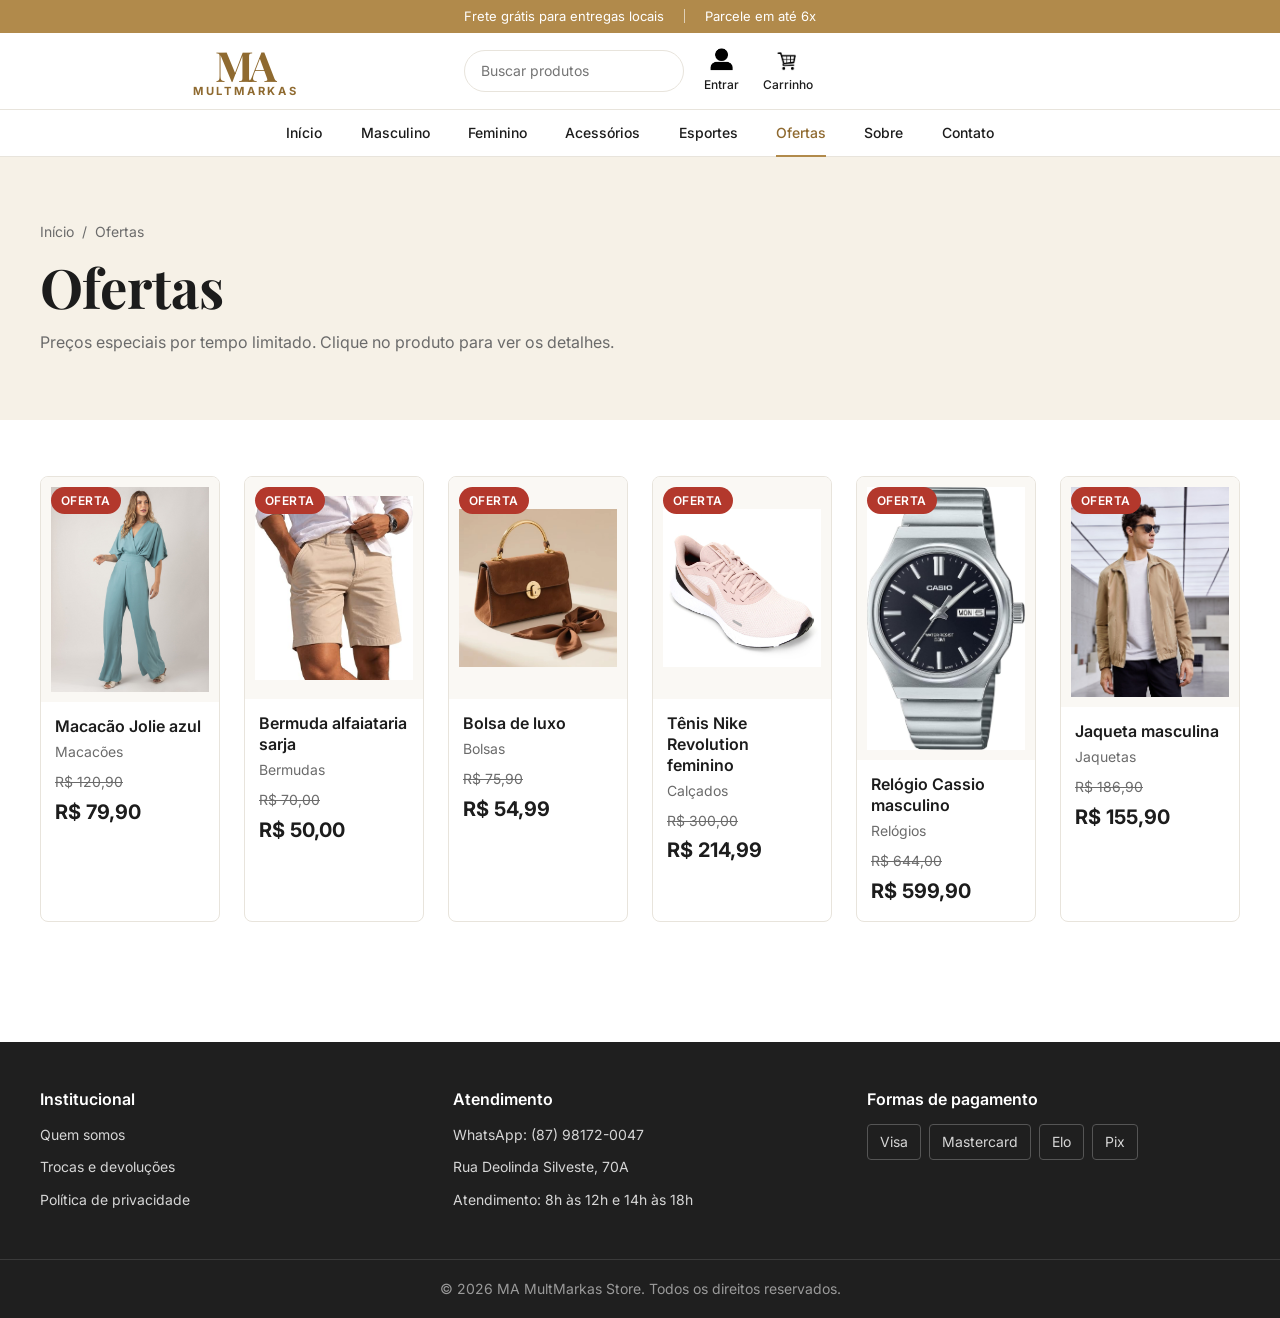
<file: pages/ofertas.html>
<!DOCTYPE html>
<html lang="pt-br">
<head>
    <meta charset="UTF-8">
    <meta name="viewport" content="width=device-width, initial-scale=1.0">
    <title>Ofertas | MA MultMarkas</title>
    <meta name="description" content="Preços especiais por tempo limitado.">
    <link rel="preconnect" href="https://fonts.googleapis.com">
    <link rel="preconnect" href="https://fonts.gstatic.com" crossorigin>
    <link rel="stylesheet" href="https://fonts.googleapis.com/css2?family=Inter:wght@400;500;600;700&family=Playfair+Display:ital,wght@0,500;0,600;0,700;1,400&display=swap">
    <link rel="stylesheet" href="../css/base.css">
    <link rel="stylesheet" href="../css/layout.css">
    <link rel="stylesheet" href="../css/components.css">
    <link rel="stylesheet" href="../css/pages.css">
</head>
<body>
    <div class="promo-bar">
        <p>Frete grátis para entregas locais</p>
        <span aria-hidden="true"></span>
        <p>Parcele em até 6x</p>
    </div>

    <header class="site-header">
        <input type="checkbox" id="menu-toggle" class="menu-toggle-input" aria-label="Abrir menu">
        <div class="site-header-bar container">
            <label for="menu-toggle" class="menu-toggle">
                <img src="../img/menu.png" alt="">
                <span>Menu</span>
            </label>

            <a href="../index.html" class="logo" aria-label="MA MultMarkas - início">
                <span class="logo-ma">MA</span>
                <span class="logo-name">MULTMARKAS</span>
            </a>

            <div class="header-actions">
                <form class="search" role="search">
                    <input type="search" name="q" placeholder="Buscar produtos" aria-label="Buscar produtos">
                </form>
                <a class="icon-btn" href="../pages/login.html">
                    <img src="../img/usuario_login.png" alt="">
                    <span>Entrar</span>
                </a>
                <a class="icon-btn" href="../pages/carrinho.html" aria-label="Carrinho">
                    <img src="../img/carrinho_compras.png" alt="">
                    <span>Carrinho</span>
                </a>
            </div>
        </div>

        <nav class="main-nav" aria-label="Navegação principal">
            <ul class="container">
                <li><a href="../index.html">Início</a></li>
                <li><a href="../pages/masculino.html">Masculino</a></li>
                <li><a href="../pages/feminino.html">Feminino</a></li>
                <li><a href="../pages/acessorios.html">Acessórios</a></li>
                <li><a href="../pages/esportes.html">Esportes</a></li>
                <li><a href="../pages/ofertas.html" aria-current="page">Ofertas</a></li>
                <li><a href="../pages/sobre.html">Sobre</a></li>
                <li><a href="../pages/contato.html">Contato</a></li>
            </ul>
        </nav>
    </header>

    <main>
        <section class="page-banner">
            <div class="container">
            <ol class="breadcrumb">
                <li><a href="../index.html">Início</a></li>
                <li aria-current="page">Ofertas</li>
            </ol>
                <h1>Ofertas</h1>
                <p>Preços especiais por tempo limitado. Clique no produto para ver os detalhes.</p>
            </div>
        </section>

        <section class="section container" aria-label="Produtos em oferta">
            <ul class="product-grid">
                <li class="product-card" id="item-7">
                    <a href="feminino.html#produto-7">
                        <span class="badge badge-sale">Oferta</span><figure><img src="../img/macacao.jpg" alt="Macacão Jolie azul" loading="lazy"></figure>
                        <div class="product-card-info">
                            <h3>Macacão Jolie azul</h3>
                            <p class="product-card-type">Macacões</p>
                            <p class="price"><del>R$ 120,90</del> <strong>R$ 79,90</strong></p>
                        </div>
                    </a>
                </li>
                <li class="product-card" id="item-8">
                    <a href="masculino.html#produto-8">
                        <span class="badge badge-sale">Oferta</span><figure><img src="../img/bermuda_oferta.jpg" alt="Bermuda alfaiataria sarja" loading="lazy"></figure>
                        <div class="product-card-info">
                            <h3>Bermuda alfaiataria sarja</h3>
                            <p class="product-card-type">Bermudas</p>
                            <p class="price"><del>R$ 70,00</del> <strong>R$ 50,00</strong></p>
                        </div>
                    </a>
                </li>
                <li class="product-card" id="item-9">
                    <a href="acessorios.html#produto-9">
                        <span class="badge badge-sale">Oferta</span><figure><img src="../img/bolsa_oferta.jfif" alt="Bolsa de luxo" loading="lazy"></figure>
                        <div class="product-card-info">
                            <h3>Bolsa de luxo</h3>
                            <p class="product-card-type">Bolsas</p>
                            <p class="price"><del>R$ 75,90</del> <strong>R$ 54,99</strong></p>
                        </div>
                    </a>
                </li>
                <li class="product-card" id="item-10">
                    <a href="esportes.html#produto-10">
                        <span class="badge badge-sale">Oferta</span><figure><img src="../img/tenis_feminino.jpg" alt="Tênis Nike Revolution feminino" loading="lazy"></figure>
                        <div class="product-card-info">
                            <h3>Tênis Nike Revolution feminino</h3>
                            <p class="product-card-type">Calçados</p>
                            <p class="price"><del>R$ 300,00</del> <strong>R$ 214,99</strong></p>
                        </div>
                    </a>
                </li>
                <li class="product-card" id="item-11">
                    <a href="acessorios.html#produto-11">
                        <span class="badge badge-sale">Oferta</span><figure><img src="../img/relogio_cassio.jpg" alt="Relógio Cassio masculino" loading="lazy"></figure>
                        <div class="product-card-info">
                            <h3>Relógio Cassio masculino</h3>
                            <p class="product-card-type">Relógios</p>
                            <p class="price"><del>R$ 644,00</del> <strong>R$ 599,90</strong></p>
                        </div>
                    </a>
                </li>
                <li class="product-card" id="item-12">
                    <a href="masculino.html#produto-12">
                        <span class="badge badge-sale">Oferta</span><figure><img src="../img/jaqueta_masculina.jpg" alt="Jaqueta masculina" loading="lazy"></figure>
                        <div class="product-card-info">
                            <h3>Jaqueta masculina</h3>
                            <p class="product-card-type">Jaquetas</p>
                            <p class="price"><del>R$ 186,90</del> <strong>R$ 155,90</strong></p>
                        </div>
                    </a>
                </li>
            </ul>
        </section>
    </main>

    <footer class="site-footer">
        <div class="site-footer-grid container">
            <section>
                <h2>Institucional</h2>
                <ul>
                    <li><a href="../pages/sobre.html">Quem somos</a></li>
                    <li><a href="../pages/sobre.html#trocas">Trocas e devoluções</a></li>
                    <li><a href="../pages/sobre.html#privacidade">Política de privacidade</a></li>
                </ul>
            </section>
            <section>
                <h2>Atendimento</h2>
                <address>
                    <p>WhatsApp: (87) 98172-0047</p>
                    <p>Rua Deolinda Silveste, 70A</p>
                    <p>Atendimento: 8h às 12h e 14h às 18h</p>
                </address>
            </section>
            <section>
                <h2>Formas de pagamento</h2>
                <ul class="payment-methods">
                    <li>Visa</li>
                    <li>Mastercard</li>
                    <li>Elo</li>
                    <li>Pix</li>
                </ul>
            </section>
        </div>
        <p class="site-footer-copy">© 2026 MA MultMarkas Store. Todos os direitos reservados.</p>
    </footer>
</body>
</html>
</file>
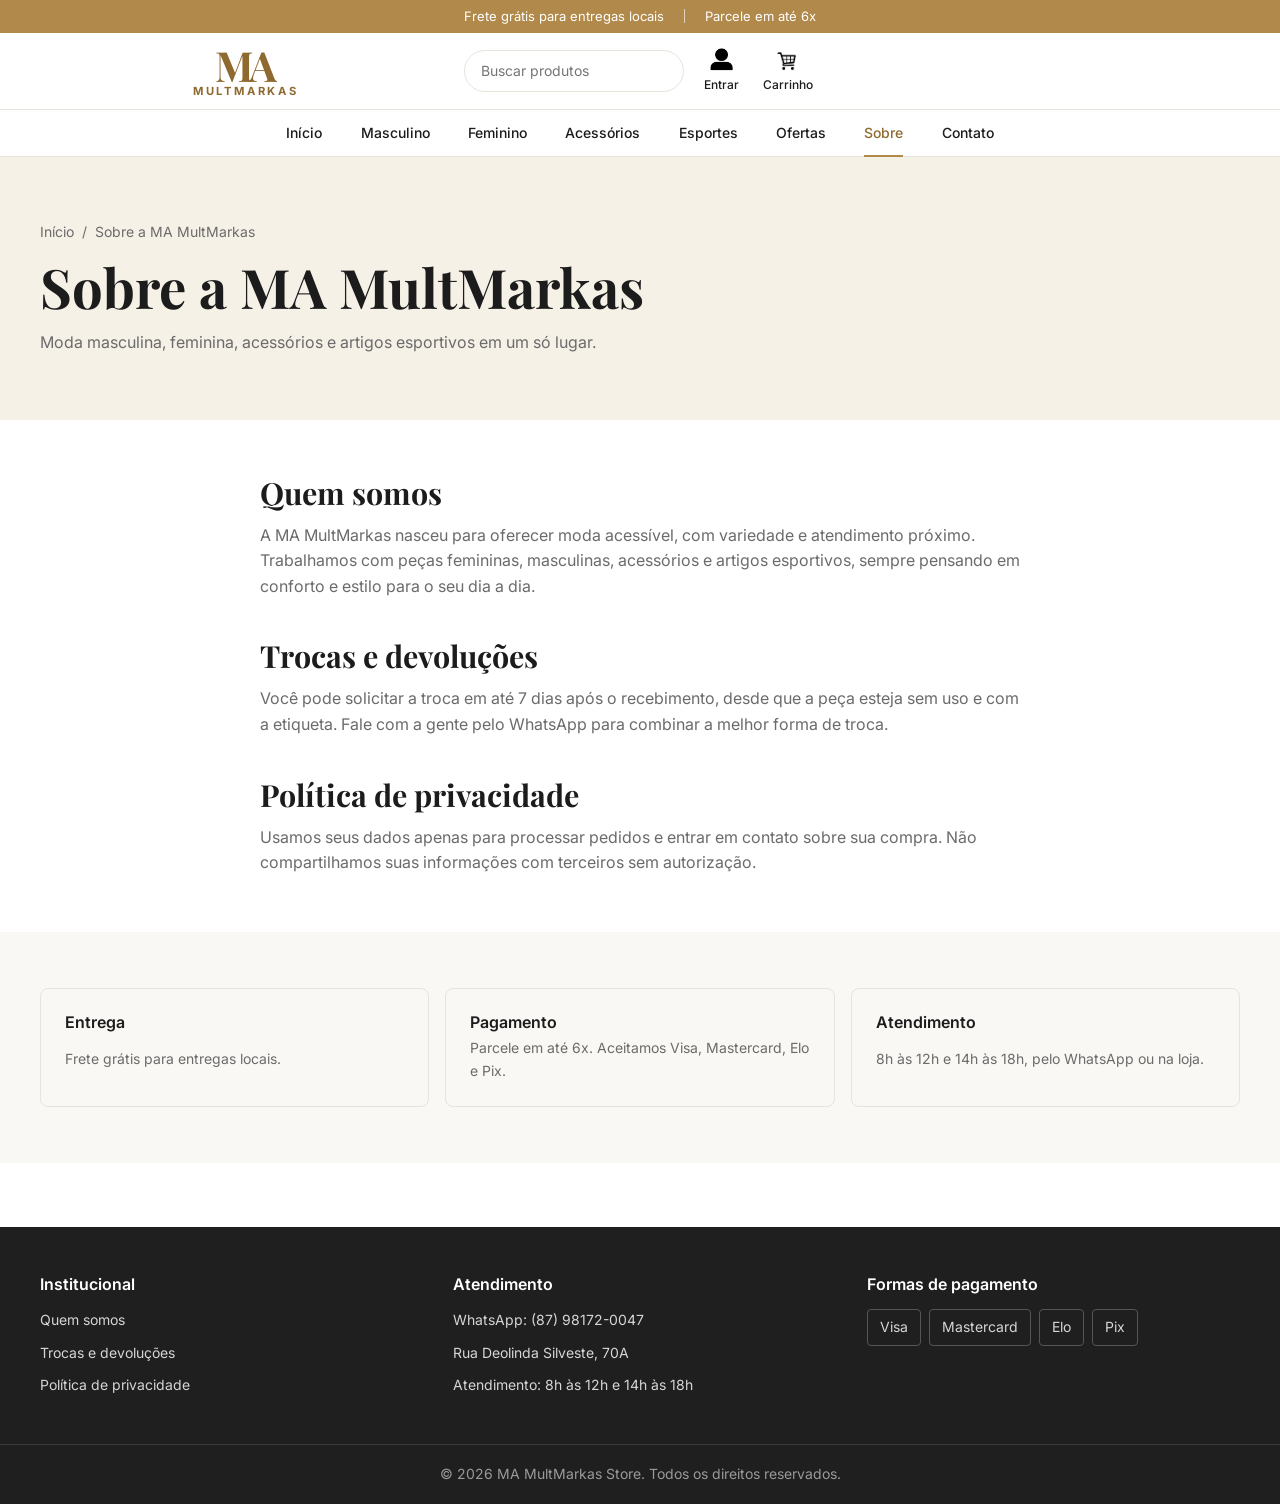
<file: pages/sobre.html>
<!DOCTYPE html>
<html lang="pt-br">
<head>
    <meta charset="UTF-8">
    <meta name="viewport" content="width=device-width, initial-scale=1.0">
    <title>Sobre | MA MultMarkas</title>
    <meta name="description" content="Conheça a MA MultMarkas, trocas e devoluções e política de privacidade.">
    <link rel="preconnect" href="https://fonts.googleapis.com">
    <link rel="preconnect" href="https://fonts.gstatic.com" crossorigin>
    <link rel="stylesheet" href="https://fonts.googleapis.com/css2?family=Inter:wght@400;500;600;700&family=Playfair+Display:ital,wght@0,500;0,600;0,700;1,400&display=swap">
    <link rel="stylesheet" href="../css/base.css">
    <link rel="stylesheet" href="../css/layout.css">
    <link rel="stylesheet" href="../css/components.css">
    <link rel="stylesheet" href="../css/pages.css">
</head>
<body>
    <div class="promo-bar">
        <p>Frete grátis para entregas locais</p>
        <span aria-hidden="true"></span>
        <p>Parcele em até 6x</p>
    </div>

    <header class="site-header">
        <input type="checkbox" id="menu-toggle" class="menu-toggle-input" aria-label="Abrir menu">
        <div class="site-header-bar container">
            <label for="menu-toggle" class="menu-toggle">
                <img src="../img/menu.png" alt="">
                <span>Menu</span>
            </label>

            <a href="../index.html" class="logo" aria-label="MA MultMarkas - início">
                <span class="logo-ma">MA</span>
                <span class="logo-name">MULTMARKAS</span>
            </a>

            <div class="header-actions">
                <form class="search" role="search">
                    <input type="search" name="q" placeholder="Buscar produtos" aria-label="Buscar produtos">
                </form>
                <a class="icon-btn" href="../pages/login.html">
                    <img src="../img/usuario_login.png" alt="">
                    <span>Entrar</span>
                </a>
                <a class="icon-btn" href="../pages/carrinho.html" aria-label="Carrinho">
                    <img src="../img/carrinho_compras.png" alt="">
                    <span>Carrinho</span>
                </a>
            </div>
        </div>

        <nav class="main-nav" aria-label="Navegação principal">
            <ul class="container">
                <li><a href="../index.html">Início</a></li>
                <li><a href="../pages/masculino.html">Masculino</a></li>
                <li><a href="../pages/feminino.html">Feminino</a></li>
                <li><a href="../pages/acessorios.html">Acessórios</a></li>
                <li><a href="../pages/esportes.html">Esportes</a></li>
                <li><a href="../pages/ofertas.html">Ofertas</a></li>
                <li><a href="../pages/sobre.html" aria-current="page">Sobre</a></li>
                <li><a href="../pages/contato.html">Contato</a></li>
            </ul>
        </nav>
    </header>

    <main>
        <section class="page-banner">
            <div class="container">
            <ol class="breadcrumb">
                <li><a href="../index.html">Início</a></li>
                <li aria-current="page">Sobre a MA MultMarkas</li>
            </ol>
                <h1>Sobre a MA MultMarkas</h1>
                <p>Moda masculina, feminina, acessórios e artigos esportivos em um só lugar.</p>
            </div>
        </section>

        <div class="section container prose">
            <section id="quem-somos">
                <h2>Quem somos</h2>
                <p>A MA MultMarkas nasceu para oferecer moda acessível, com variedade e atendimento próximo. Trabalhamos com peças femininas, masculinas, acessórios e artigos esportivos, sempre pensando em conforto e estilo para o seu dia a dia.</p>
            </section>
            <section id="trocas">
                <h2>Trocas e devoluções</h2>
                <p>Você pode solicitar a troca em até 7 dias após o recebimento, desde que a peça esteja sem uso e com a etiqueta. Fale com a gente pelo WhatsApp para combinar a melhor forma de troca.</p>
            </section>
            <section id="privacidade">
                <h2>Política de privacidade</h2>
                <p>Usamos seus dados apenas para processar pedidos e entrar em contato sobre sua compra. Não compartilhamos suas informações com terceiros sem autorização.</p>
            </section>
        </div>

        <section class="section section-tinted" aria-label="Informações de atendimento">
            <div class="container info-cards">
                <article class="info-card"><h3>Entrega</h3><p>Frete grátis para entregas locais.</p></article>
                <article class="info-card"><h3>Pagamento</h3><p>Parcele em até 6x. Aceitamos Visa, Mastercard, Elo e Pix.</p></article>
                <article class="info-card"><h3>Atendimento</h3><p>8h às 12h e 14h às 18h, pelo WhatsApp ou na loja.</p></article>
            </div>
        </section>
    </main>

    <footer class="site-footer">
        <div class="site-footer-grid container">
            <section>
                <h2>Institucional</h2>
                <ul>
                    <li><a href="../pages/sobre.html">Quem somos</a></li>
                    <li><a href="../pages/sobre.html#trocas">Trocas e devoluções</a></li>
                    <li><a href="../pages/sobre.html#privacidade">Política de privacidade</a></li>
                </ul>
            </section>
            <section>
                <h2>Atendimento</h2>
                <address>
                    <p>WhatsApp: (87) 98172-0047</p>
                    <p>Rua Deolinda Silveste, 70A</p>
                    <p>Atendimento: 8h às 12h e 14h às 18h</p>
                </address>
            </section>
            <section>
                <h2>Formas de pagamento</h2>
                <ul class="payment-methods">
                    <li>Visa</li>
                    <li>Mastercard</li>
                    <li>Elo</li>
                    <li>Pix</li>
                </ul>
            </section>
        </div>
        <p class="site-footer-copy">© 2026 MA MultMarkas Store. Todos os direitos reservados.</p>
    </footer>
</body>
</html>
</file>
<file: css/base.css>
:root {
    --gold: #b18a4b;
    --gold-dark: #8f6a30;
    --gold-light: #f6f1e7;
    --ink: #1c1c1c;
    --muted: #6b6b6b;
    --line: #e8e4dc;
    --surface: #faf8f4;
    --white: #ffffff;
    --danger: #b3382c;

    --font-body: "Inter", system-ui, -apple-system, "Segoe UI", sans-serif;
    --font-title: "Playfair Display", Georgia, serif;

    --text-sm: 0.875rem;
    --text-md: 1rem;
    --text-lg: 1.25rem;
    --title-md: clamp(1.4rem, 1.1rem + 1.2vw, 1.9rem);
    --title-lg: clamp(2rem, 1.4rem + 2.6vw, 3.4rem);

    --radius: 8px;
    --shadow: 0 10px 30px rgba(0, 0, 0, 0.12);
    --container: 1200px;
    --gutter: clamp(16px, 4vw, 32px);
}

*,
*::before,
*::after {
    box-sizing: border-box;
}

html {
    scroll-behavior: smooth;
    scroll-padding-top: 90px;
    -webkit-text-size-adjust: 100%;
}

body {
    margin: 0;
    font-family: var(--font-body);
    font-size: var(--text-md);
    line-height: 1.6;
    color: var(--ink);
    background: var(--white);
}

h1, h2, h3, p, ul, ol, figure, address, fieldset {
    margin: 0;
    padding: 0;
    font-style: normal;
    border: 0;
}

h1, h2, h3 {
    font-family: var(--font-title);
    line-height: 1.15;
}

ul, ol { list-style: none; }

img {
    display: block;
    max-width: 100%;
    object-fit: contain;
}

a {
    color: inherit;
    text-decoration: none;
}

button,
input,
select,
textarea {
    font: inherit;
    color: inherit;
}

button { cursor: pointer; }

:focus-visible {
    outline: 3px solid var(--gold);
    outline-offset: 2px;
}

.container {
    width: min(100% - 2 * var(--gutter), var(--container));
    margin-inline: auto;
}

.btn {
    display: inline-flex;
    align-items: center;
    justify-content: center;
    gap: 8px;
    min-height: 48px;
    padding: 0 28px;
    border: 1px solid var(--gold);
    border-radius: 999px;
    background: var(--gold);
    color: var(--white);
    font-size: var(--text-sm);
    font-weight: 600;
    letter-spacing: 0.04em;
    text-transform: uppercase;
    transition: background 0.2s, color 0.2s;
}

.btn:hover { background: var(--gold-dark); border-color: var(--gold-dark); }

.btn-outline {
    background: transparent;
    color: var(--gold-dark);
}

.btn-outline:hover { background: var(--gold); color: var(--white); }

@media (prefers-reduced-motion: reduce) {
    html { scroll-behavior: auto; }
}

.btn-block { width: 100%; }
</file>
<file: css/layout.css>
.promo-bar {
    display: flex;
    flex-wrap: wrap;
    align-items: center;
    justify-content: center;
    gap: 4px 20px;
    padding: 6px var(--gutter);
    background: var(--gold);
    color: var(--white);
    font-size: 0.8125rem;
    text-align: center;
}

.promo-bar span {
    width: 1px;
    height: 14px;
    background: rgba(255, 255, 255, 0.6);
}

.site-header {
    position: sticky;
    top: 0;
    z-index: 50;
    background: var(--white);
    border-bottom: 1px solid var(--line);
}

.site-header-bar {
    display: grid;
    grid-template-columns: 1fr auto 1fr;
    align-items: center;
    min-height: 76px;
    gap: 12px;
}

.logo {
    display: flex;
    flex-direction: column;
    align-items: center;
    line-height: 1;
    color: var(--gold-dark);
}

.logo-ma {
    font-family: var(--font-title);
    font-size: 2.6rem;
    font-weight: 700;
    letter-spacing: -0.12em;
    padding-right: 0.12em;
}

.logo-name {
    font-size: 0.7rem;
    font-weight: 700;
    letter-spacing: 0.25em;
}

.header-actions {
    display: flex;
    align-items: center;
    justify-content: flex-end;
    gap: 16px;
}

.icon-btn {
    display: flex;
    flex-direction: column;
    align-items: center;
    gap: 2px;
    padding: 4px;
    border: 0;
    background: none;
    font-size: 0.75rem;
    font-weight: 500;
    white-space: nowrap;
}

.search {
    display: flex;
    align-items: center;
    width: 220px;
    padding: 0 14px;
    border: 1px solid var(--line);
    border-radius: 999px;
}

.search input {
    width: 100%;
    min-height: 40px;
    border: 0;
    background: none;
    font-size: var(--text-sm);
}

.search input:focus { outline: none; }
.search input::-webkit-search-cancel-button {
    -webkit-appearance: none;
    width: 14px;
    height: 14px;
    cursor: pointer;
    background: url("data:image/svg+xml,%3Csvg xmlns='http://www.w3.org/2000/svg' viewBox='0 0 14 14' stroke='%23b18a4b' stroke-width='2' stroke-linecap='round'%3E%3Cpath d='M2 2l10 10M12 2L2 12'/%3E%3C/svg%3E") center / contain no-repeat;
}
.search:focus-within { border-color: var(--gold); }

.icon-btn img,
.menu-toggle img { width: 26px; height: 26px; }

.menu-toggle-input { position: absolute; opacity: 0; pointer-events: none; }
.menu-toggle { display: none; }

.main-nav {
    border-top: 1px solid var(--line);
}

.main-nav ul {
    display: flex;
    justify-content: center;
    gap: clamp(16px, 3vw, 40px);
}

.main-nav a {
    position: relative;
    display: block;
    padding: 12px 0;
    font-size: var(--text-sm);
    font-weight: 500;
}

.main-nav a:hover,
.main-nav a[aria-current="page"] { color: var(--gold-dark); }

.main-nav a[aria-current="page"]::after {
    content: "";
    position: absolute;
    inset: auto 0 -1px;
    height: 2px;
    background: var(--gold);
}

.site-footer {
    margin-top: 64px;
    background: #1f1f1f;
    color: #d6d6d6;
}

.site-footer-grid {
    display: grid;
    grid-template-columns: repeat(3, 1fr);
    gap: 40px;
    padding-block: 48px;
}

.site-footer h2 {
    margin-bottom: 16px;
    font-family: var(--font-body);
    font-size: var(--text-md);
    font-weight: 600;
    color: var(--white);
}

.site-footer li,
.site-footer p { font-size: var(--text-sm); }

.site-footer ul:not(.payment-methods),
.site-footer address { display: grid; gap: 10px; }

.site-footer a:hover { color: var(--white); text-decoration: underline; }

.payment-methods {
    display: flex;
    flex-wrap: wrap;
    gap: 8px;
}

.payment-methods li {
    padding: 6px 12px;
    border: 1px solid #555;
    border-radius: 4px;
}

.site-footer-copy {
    padding: 18px var(--gutter);
    border-top: 1px solid #3a3a3a;
    text-align: center;
    color: #9a9a9a;
}

@media (max-width: 900px) {
    .search { width: 160px; }
    .site-footer-grid { grid-template-columns: 1fr 1fr; }
}

@media (max-width: 700px) {
    .site-header-bar {
        display: flex;
        flex-wrap: wrap;
        align-items: center;
        gap: 4px 8px;
        min-height: 0;
        padding-block: 8px 12px;
    }

    .header-actions { display: contents; }
    .logo { flex: 1; order: 2; }
    .menu-toggle { order: 1; }
    .icon-btn { order: 3; }
    .search { order: 5; flex-basis: 100%; }

    .menu-toggle {
        display: flex;
        flex-direction: column;
        align-items: center;
        font-size: 0.75rem;
        cursor: pointer;
    }

    .menu-toggle-input:focus-visible ~ .site-header-bar .menu-toggle { outline: 3px solid var(--gold); }

    .icon-btn span { display: none; }

    .main-nav { display: none; }
    .menu-toggle-input:checked ~ .main-nav { display: block; }

    .main-nav ul { flex-direction: column; gap: 0; }
    .main-nav a { padding: 14px 0; border-bottom: 1px solid var(--line); }
    .main-nav a[aria-current="page"]::after { display: none; }

    .site-footer-grid { grid-template-columns: 1fr; gap: 28px; padding-block: 36px; }
}
</file>
<file: css/components.css>
.section { padding-block: clamp(32px, 5vw, 56px); }
.section-tinted { background: var(--surface); }

.section-header {
    display: flex;
    flex-wrap: wrap;
    align-items: center;
    justify-content: space-between;
    gap: 8px 16px;
    margin-bottom: 24px;
}

.section-header h2 {
    display: flex;
    align-items: center;
    gap: 12px;
    font-size: var(--title-md);
}

.section-header h2::before {
    content: "";
    width: 28px;
    height: 3px;
    background: var(--gold);
}

.section-link {
    font-size: var(--text-sm);
    font-weight: 600;
    color: var(--gold-dark);
}

.section-link:hover { text-decoration: underline; }

.product-grid {
    display: grid;
    grid-template-columns: repeat(auto-fill, minmax(min(100%, 180px), 1fr));
    gap: clamp(12px, 2vw, 24px);
}

.product-card {
    position: relative;
    border: 1px solid var(--line);
    border-radius: var(--radius);
    overflow: hidden;
    background: var(--white);
    transition: box-shadow 0.2s, transform 0.2s;
}

.product-card:hover,
.product-card:focus-within {
    box-shadow: var(--shadow);
    transform: translateY(-3px);
}

.product-card a {
    display: flex;
    flex-direction: column;
    height: 100%;
}

.product-card figure {
    aspect-ratio: 4 / 5;
    padding: 10px;
    background: var(--surface);
}

.product-card img {
    width: 100%;
    height: 100%;
    object-fit: contain;
}

.product-card-info {
    display: grid;
    gap: 4px;
    padding: 14px;
}

.product-card h3 {
    font-family: var(--font-body);
    font-size: var(--text-md);
    font-weight: 600;
    line-height: 1.3;
}

.product-card-type {
    font-size: var(--text-sm);
    color: var(--muted);
}

.price {
    display: flex;
    flex-wrap: wrap;
    align-items: baseline;
    gap: 2px 8px;
    margin-top: 4px;
}

.price strong { font-size: var(--text-lg); }
.price del { font-size: var(--text-sm); color: var(--muted); }

.badge {
    position: absolute;
    top: 10px;
    left: 10px;
    z-index: 1;
    padding: 4px 10px;
    border-radius: 999px;
    background: var(--gold);
    color: var(--white);
    font-size: 0.75rem;
    font-weight: 600;
    text-transform: uppercase;
    letter-spacing: 0.04em;
}

.badge-sale { background: var(--danger); }

.chips {
    display: flex;
    flex-wrap: wrap;
    gap: 8px;
}

.chips a {
    padding: 8px 18px;
    border: 1px solid var(--line);
    border-radius: 999px;
    font-size: var(--text-sm);
    font-weight: 500;
    background: var(--white);
}

.chips a:hover { border-color: var(--gold); color: var(--gold-dark); }

.modal {
    position: fixed;
    inset: 0;
    z-index: 100;
    display: none;
    place-items: center;
    padding: 16px;
}

.modal:target { display: grid; }

body:has(.modal:target) { overflow: hidden; }

.modal-backdrop {
    position: absolute;
    inset: 0;
    background: rgba(0, 0, 0, 0.6);
}

.modal-dialog {
    position: relative;
    display: grid;
    grid-template-columns: 1fr 1fr;
    width: min(100%, 880px);
    max-height: 92vh;
    overflow-y: auto;
    border-radius: 12px;
    background: var(--white);
    box-shadow: var(--shadow);
    animation: modal-in 0.25s ease-out;
}

@keyframes modal-in {
    from { opacity: 0; transform: translateY(16px) scale(0.98); }
}

.modal-close {
    position: absolute;
    top: 12px;
    right: 12px;
    z-index: 2;
    display: grid;
    place-items: center;
    width: 40px;
    height: 40px;
    border-radius: 50%;
    background: var(--white);
    box-shadow: 0 2px 8px rgba(0, 0, 0, 0.2);
    font-size: 1.5rem;
    line-height: 1;
}

.modal-media {
    min-height: 280px;
    padding: 24px;
    background: var(--surface);
}

.modal-media img {
    width: 100%;
    height: 100%;
    max-height: 520px;
    object-fit: contain;
}

.modal-body {
    display: flex;
    flex-direction: column;
    gap: 14px;
    padding: clamp(20px, 4vw, 36px);
}

.modal-body h2 { font-size: var(--title-md); padding-right: 36px; }
.modal-body > p { color: var(--muted); }
.modal-body .price strong { font-size: 1.75rem; }

.modal-form {
    display: grid;
    gap: 16px;
    margin-top: auto;
}

fieldset { min-width: 0; }

legend,
label.field-label {
    margin-bottom: 8px;
    font-size: var(--text-sm);
    font-weight: 600;
}

.sizes {
    display: flex;
    flex-wrap: wrap;
    gap: 8px;
}

.sizes label {
    min-width: 46px;
    padding: 10px 14px;
    border: 1px solid var(--line);
    border-radius: var(--radius);
    text-align: center;
    font-size: var(--text-sm);
    font-weight: 500;
    cursor: pointer;
}

.sizes input {
    position: absolute;
    opacity: 0;
    pointer-events: none;
}

.sizes label:has(input:checked) {
    border-color: var(--gold);
    background: var(--gold-light);
    color: var(--gold-dark);
}

.sizes label:has(input:focus-visible) { outline: 3px solid var(--gold); outline-offset: 2px; }

.field {
    display: grid;
    gap: 4px;
}

.field input,
.field select,
.field textarea {
    width: 100%;
    padding: 12px 14px;
    border: 1px solid var(--line);
    border-radius: var(--radius);
    background: var(--white);
}

.field input:focus,
.field select:focus,
.field textarea:focus { outline: none; border-color: var(--gold); box-shadow: 0 0 0 3px var(--gold-light); }

.field textarea { min-height: 140px; resize: vertical; }

.field-qty input { width: 90px; }

@media (max-width: 700px) {
    .modal { padding: 0; align-items: end; }

    .modal-dialog {
        grid-template-columns: 1fr;
        max-height: 94vh;
        border-radius: 16px 16px 0 0;
    }

    .modal-media { min-height: 0; height: 260px; padding: 16px; }
}

@media (max-width: 380px) {
    .product-grid { grid-template-columns: 1fr 1fr; }
    .product-card-info { padding: 10px; }
}
</file>
<file: css/home.css>
.hero {
    position: relative;
    display: grid;
    align-items: center;
    min-height: clamp(340px, 46vw, 520px);
    overflow: hidden;
    background: var(--gold-light);
}

.hero > img {
    position: absolute;
    inset: 0 0 0 auto;
    width: 62%;
    height: 100%;
    object-fit: cover;
}

.hero::after {
    content: "";
    position: absolute;
    inset: 0;
    background: linear-gradient(90deg, var(--gold-light) 38%, rgba(246, 241, 231, 0.55) 62%, transparent);
}

.hero-content {
    position: relative;
    z-index: 1;
    display: grid;
    justify-items: start;
    gap: 20px;
    padding-block: 48px;
}

.hero-tag {
    display: flex;
    align-items: center;
    gap: 12px;
    font-size: var(--text-sm);
    font-weight: 700;
    letter-spacing: 0.25em;
    color: var(--gold-dark);
}

.hero-tag::after {
    content: "";
    width: 40px;
    height: 1px;
    background: var(--gold);
}

.hero h1 {
    max-width: 14ch;
    font-size: var(--title-lg);
    font-weight: 600;
}

.hero h1 em { font-weight: 400; font-style: italic; }

.categories {
    display: grid;
    grid-template-columns: repeat(4, 1fr);
    gap: 16px;
}

.category-card {
    position: relative;
    aspect-ratio: 4 / 3;
    overflow: hidden;
    border-radius: var(--radius);
    color: var(--white);
}

.category-card img {
    width: 100%;
    height: 100%;
    object-fit: cover;
    transition: transform 0.4s;
}

.category-card:hover img { transform: scale(1.06); }

.category-card::after {
    content: "";
    position: absolute;
    inset: 0;
    background: linear-gradient(to top, rgba(0, 0, 0, 0.7), rgba(0, 0, 0, 0.05) 65%);
}

.category-card-text {
    position: absolute;
    inset: auto 16px 16px;
    z-index: 1;
    display: grid;
    gap: 2px;
}

.category-card h3 { font-size: var(--text-lg); }
.category-card span { font-size: var(--text-sm); }

.style-block {
    display: grid;
    grid-template-columns: 1fr 2fr;
    overflow: hidden;
    border-radius: var(--radius);
    background: var(--gold-light);
}

.style-block-text {
    display: grid;
    align-content: center;
    gap: 14px;
    padding: clamp(24px, 4vw, 48px);
}

.style-block-text span {
    font-size: var(--text-sm);
    font-weight: 700;
    letter-spacing: 0.2em;
    color: var(--gold-dark);
}

.style-block-text h3 { font-size: var(--title-md); font-weight: 500; }
.style-block-text p { color: var(--muted); }

.style-block-gallery {
    display: grid;
    grid-template-columns: repeat(4, 1fr);
    gap: 4px;
}

.style-block-gallery img {
    width: 100%;
    height: 100%;
    min-height: 300px;
    object-fit: cover;
}

@media (max-width: 900px) {
    .categories { grid-template-columns: repeat(2, 1fr); }
    .style-block { grid-template-columns: 1fr; }
    .style-block-gallery img { min-height: 220px; }
}

@media (max-width: 700px) {
    .hero > img { width: 100%; opacity: 0.35; }
    .hero::after { background: linear-gradient(90deg, rgba(246, 241, 231, 0.85), rgba(246, 241, 231, 0.3)); }
    .style-block-gallery { grid-template-columns: 1fr 1fr; }
}

@media (max-width: 420px) {
    .categories { grid-template-columns: 1fr; }
    .category-card { aspect-ratio: 16 / 9; }
}
</file>
<file: css/pages.css>
.page-banner {
    padding-block: clamp(32px, 6vw, 64px);
    background: var(--gold-light);
}

.page-banner .container { display: grid; gap: 12px; }

.page-banner h1 { font-size: var(--title-lg); }
.page-banner p { max-width: 60ch; color: var(--muted); }

.breadcrumb {
    display: flex;
    flex-wrap: wrap;
    gap: 8px;
    font-size: var(--text-sm);
    color: var(--muted);
}

.breadcrumb li + li::before { content: "/"; margin-right: 8px; }
.breadcrumb a:hover { color: var(--gold-dark); text-decoration: underline; }

.subnav {
    padding-block: 14px;
    border-bottom: 1px solid var(--line);
    background: var(--white);
}

.prose {
    display: grid;
    gap: 40px;
    max-width: 760px;
}

.prose section { display: grid; gap: 12px; }
.prose h2 { font-size: var(--title-md); }
.prose p { color: var(--muted); }

.info-cards {
    display: grid;
    grid-template-columns: repeat(auto-fit, minmax(220px, 1fr));
    gap: 16px;
}

.info-card {
    display: grid;
    gap: 6px;
    padding: 24px;
    border: 1px solid var(--line);
    border-radius: var(--radius);
    background: var(--surface);
}

.info-card h3 { font-family: var(--font-body); font-size: var(--text-md); font-weight: 600; }
.info-card p { font-size: var(--text-sm); color: var(--muted); }

.contact-layout {
    display: grid;
    grid-template-columns: 1fr 1.2fr;
    gap: clamp(24px, 5vw, 64px);
    align-items: start;
}

.contact-form { display: grid; gap: 16px; }

.cart-empty {
    display: grid;
    justify-items: center;
    gap: 16px;
    padding: clamp(40px, 8vw, 96px) 16px;
    text-align: center;
}

.cart-empty img { width: 72px; opacity: 0.6; }
.cart-empty h2 { font-size: var(--title-md); }
.cart-empty p { max-width: 44ch; color: var(--muted); }

.cart-empty-actions {
    display: flex;
    flex-wrap: wrap;
    justify-content: center;
    gap: 12px;
}

@media (max-width: 800px) {
    .contact-layout { grid-template-columns: 1fr; }
}

.auth-card {
    display: grid;
    gap: 16px;
    width: min(100%, 440px);
    margin-inline: auto;
    padding: clamp(24px, 5vw, 40px);
    border: 1px solid var(--line);
    border-radius: 12px;
    box-shadow: var(--shadow);
}

.auth-card h1 { font-size: var(--title-md); }
.auth-card > p { color: var(--muted); }
.auth-card form { display: grid; gap: 16px; }

.auth-options {
    display: flex;
    flex-wrap: wrap;
    align-items: center;
    justify-content: space-between;
    gap: 8px;
    font-size: var(--text-sm);
}

.auth-options label { display: flex; align-items: center; gap: 8px; }
.auth-options input { accent-color: var(--gold); }
.auth-options a,
.auth-footer a { color: var(--gold-dark); font-weight: 600; }
.auth-options a:hover,
.auth-footer a:hover { text-decoration: underline; }
.auth-footer { font-size: var(--text-sm); text-align: center; }
</file>
